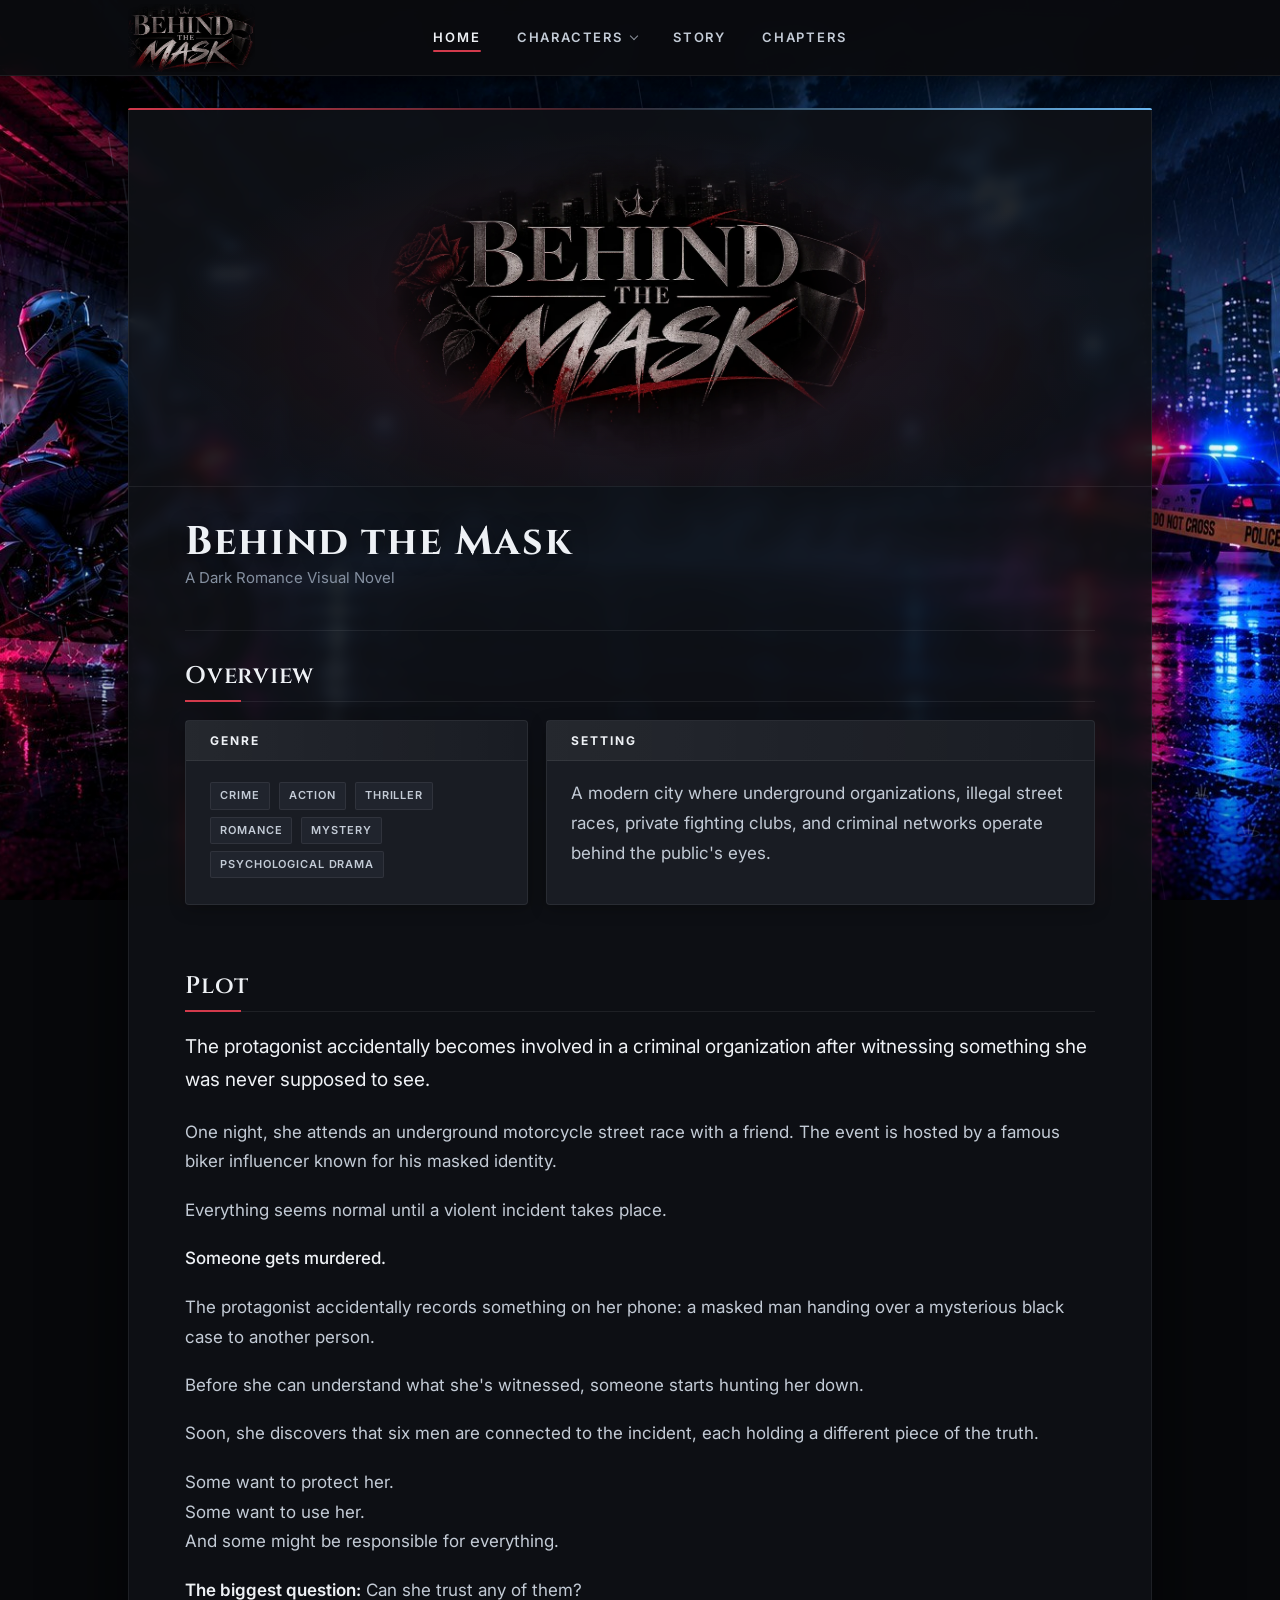
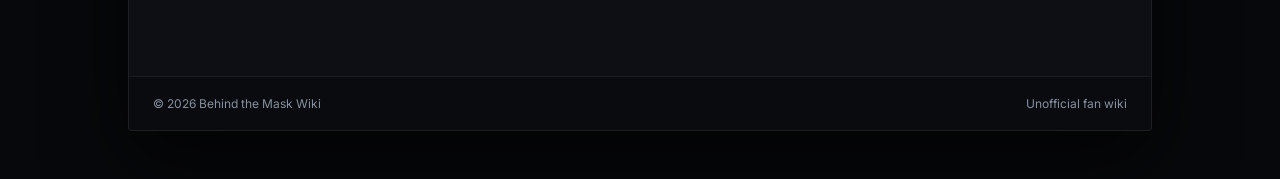
<file: index.html>
<!DOCTYPE html>
<html lang="en">
<head>
  <meta charset="utf-8">
  <meta name="viewport" content="width=device-width, initial-scale=1">
  <title>Home — Behind the Mask Wiki</title>
  <meta name="description" content="Behind the Mask Wiki — main page.">
  <link rel="icon" href="assets/img/logo-nav.webp">
  <link rel="preconnect" href="https://fonts.googleapis.com">
  <link rel="preconnect" href="https://fonts.gstatic.com" crossorigin>
  <link href="https://fonts.googleapis.com/css2?family=Cinzel:wght@500;600;700&family=Inter:wght@400;500;600;700&display=swap" rel="stylesheet">
  <link rel="stylesheet" href="assets/css/wiki.css">
</head>
<body data-page="home">

  <!-- Background, top bar and footer are added by assets/js/site.js -->
  <div class="wiki-shell">
    <div class="wiki-panel">
      <main class="wiki-content" id="main">
        <div class="hero">
          <img src="assets/img/logo-hero.webp" alt="Behind the Mask" width="1200" height="675">
        </div>
        <header class="page-head">
          <h1>Behind the Mask</h1>
          <p class="page-head__subtitle">A Dark Romance Visual Novel</p>
        </header>

        <section>
          <h2>Overview</h2>
          <div class="grid grid--overview">
            <div class="card">
              <div class="card__title">Genre</div>
              <p class="tag-list">
                <span class="tag">Crime</span>
                <span class="tag">Action</span>
                <span class="tag">Thriller</span>
                <span class="tag">Romance</span>
                <span class="tag">Mystery</span>
                <span class="tag">Psychological drama</span>
              </p>
            </div>
            <div class="card">
              <div class="card__title">Setting</div>
              <p>A modern city where underground organizations, illegal street races, private fighting clubs, and criminal networks operate behind the public's eyes.</p>
            </div>
          </div>
        </section>

        <section>
          <h2>Plot</h2>
          <p class="lead">The protagonist accidentally becomes involved in a criminal organization after witnessing something she was never supposed to see.</p>
          <p>One night, she attends an underground motorcycle street race with a friend. The event is hosted by a famous biker influencer known for his masked identity.</p>
          <p>Everything seems normal until a violent incident takes place.</p>
          <p class="text-medium">Someone gets murdered.</p>
          <p>The protagonist accidentally records something on her phone: a masked man handing over a mysterious black case to another person.</p>
          <p>Before she can understand what she's witnessed, someone starts hunting her down.</p>
          <p>Soon, she discovers that six men are connected to the incident, each holding a different piece of the truth.</p>
          <p>Some want to protect her.<br>
          Some want to use her.<br>
          And some might be responsible for everything.</p>
          <p><strong>The biggest question:</strong> Can she trust any of them?</p>
        </section>

      </main>
    </div>
  </div>

  <script src="assets/js/site.js"></script>
  <script src="assets/js/rain.js"></script>
</body>
</html>
</file>
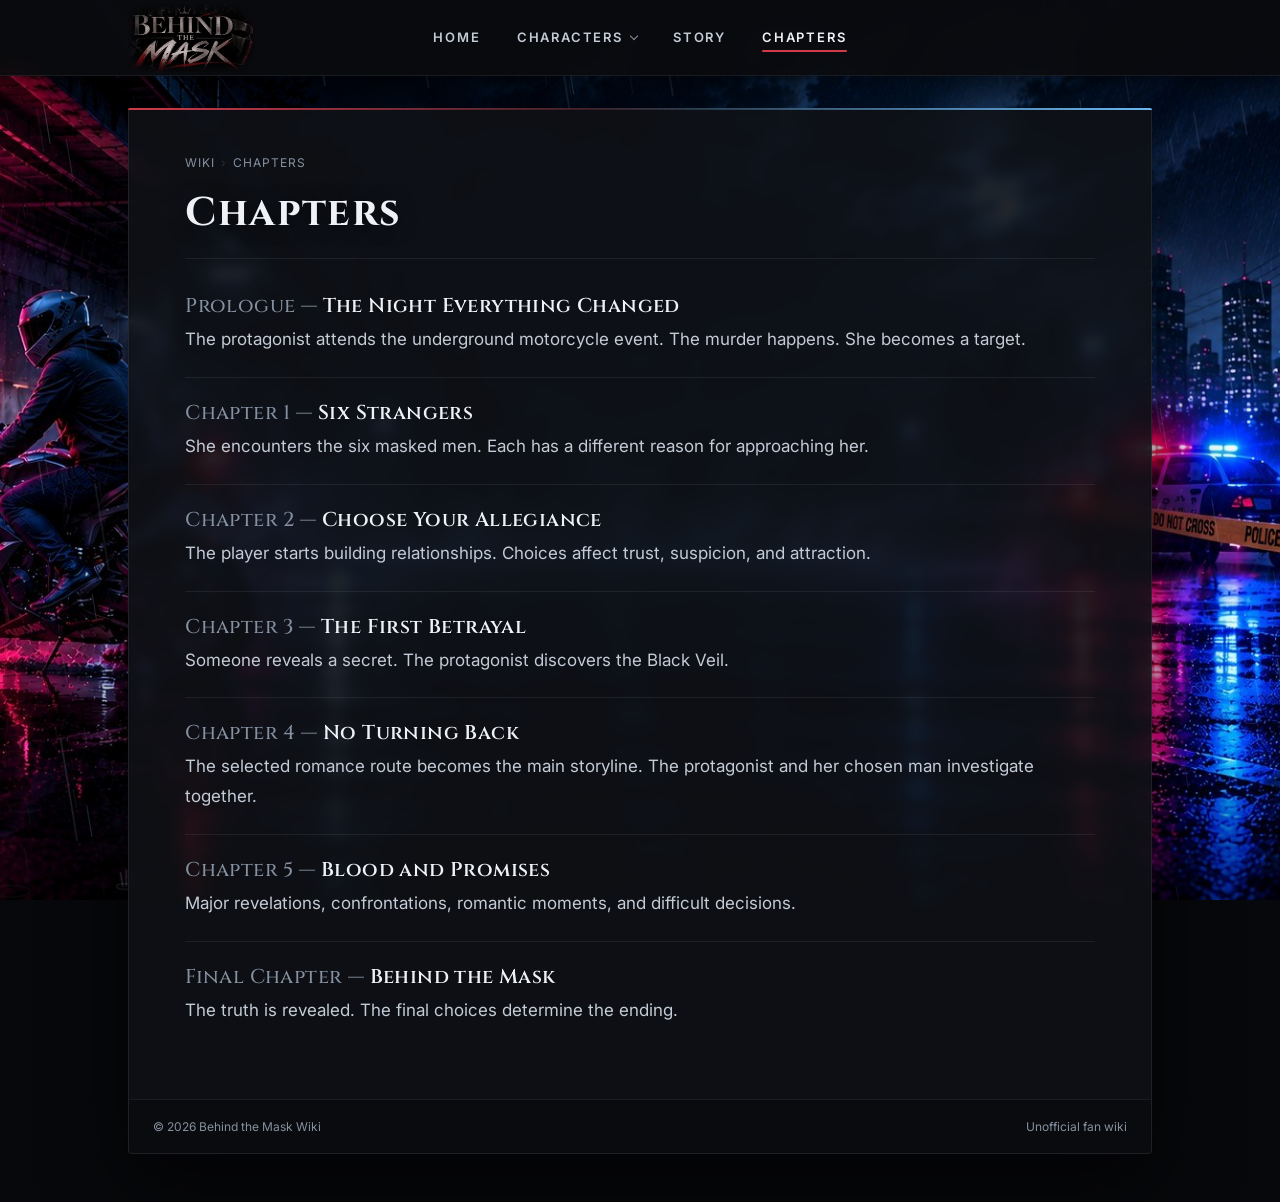
<file: chapters.html>
<!DOCTYPE html>
<html lang="en">
<head>
  <meta charset="utf-8">
  <meta name="viewport" content="width=device-width, initial-scale=1">
  <title>Chapters — Behind the Mask Wiki</title>
  <meta name="description" content="Chapter guide for Behind the Mask.">
  <link rel="icon" href="assets/img/logo-nav.webp">
  <link rel="preconnect" href="https://fonts.googleapis.com">
  <link rel="preconnect" href="https://fonts.gstatic.com" crossorigin>
  <link href="https://fonts.googleapis.com/css2?family=Cinzel:wght@500;600;700&family=Inter:wght@400;500;600;700&display=swap" rel="stylesheet">
  <link rel="stylesheet" href="assets/css/wiki.css">
</head>
<body data-page="chapters">

  <!-- Background, top bar and footer are added by assets/js/site.js -->
  <div class="wiki-shell">
    <div class="wiki-panel">
      <main class="wiki-content" id="main">
        <header class="page-head">
          <ol class="breadcrumb">
            <li><a href="index.html">Wiki</a></li>
            <li>Chapters</li>
          </ol>
          <h1>Chapters</h1>
        </header>

        <ol class="chapter-index">
          <li>
            <div>
              <h3 class="chapter-index__title" data-no-toc><span>Prologue —</span> The Night Everything Changed</h3>
              <p>The protagonist attends the underground motorcycle event. The murder happens. She becomes a target.</p>
            </div>
          </li>
          <li>
            <div>
              <h3 class="chapter-index__title" data-no-toc><span>Chapter 1 —</span> Six Strangers</h3>
              <p>She encounters the six masked men. Each has a different reason for approaching her.</p>
            </div>
          </li>
          <li>
            <div>
              <h3 class="chapter-index__title" data-no-toc><span>Chapter 2 —</span> Choose Your Allegiance</h3>
              <p>The player starts building relationships. Choices affect trust, suspicion, and attraction.</p>
            </div>
          </li>
          <li>
            <div>
              <h3 class="chapter-index__title" data-no-toc><span>Chapter 3 —</span> The First Betrayal</h3>
              <p>Someone reveals a secret. The protagonist discovers the Black Veil.</p>
            </div>
          </li>
          <li>
            <div>
              <h3 class="chapter-index__title" data-no-toc><span>Chapter 4 —</span> No Turning Back</h3>
              <p>The selected romance route becomes the main storyline. The protagonist and her chosen man investigate together.</p>
            </div>
          </li>
          <li>
            <div>
              <h3 class="chapter-index__title" data-no-toc><span>Chapter 5 —</span> Blood and Promises</h3>
              <p>Major revelations, confrontations, romantic moments, and difficult decisions.</p>
            </div>
          </li>
          <li>
            <div>
              <h3 class="chapter-index__title" data-no-toc><span>Final Chapter —</span> Behind the Mask</h3>
              <p>The truth is revealed. The final choices determine the ending.</p>
            </div>
          </li>
        </ol>

      </main>
    </div>
  </div>

  <script src="assets/js/site.js"></script>
  <script src="assets/js/rain.js"></script>
</body>
</html>
</file>
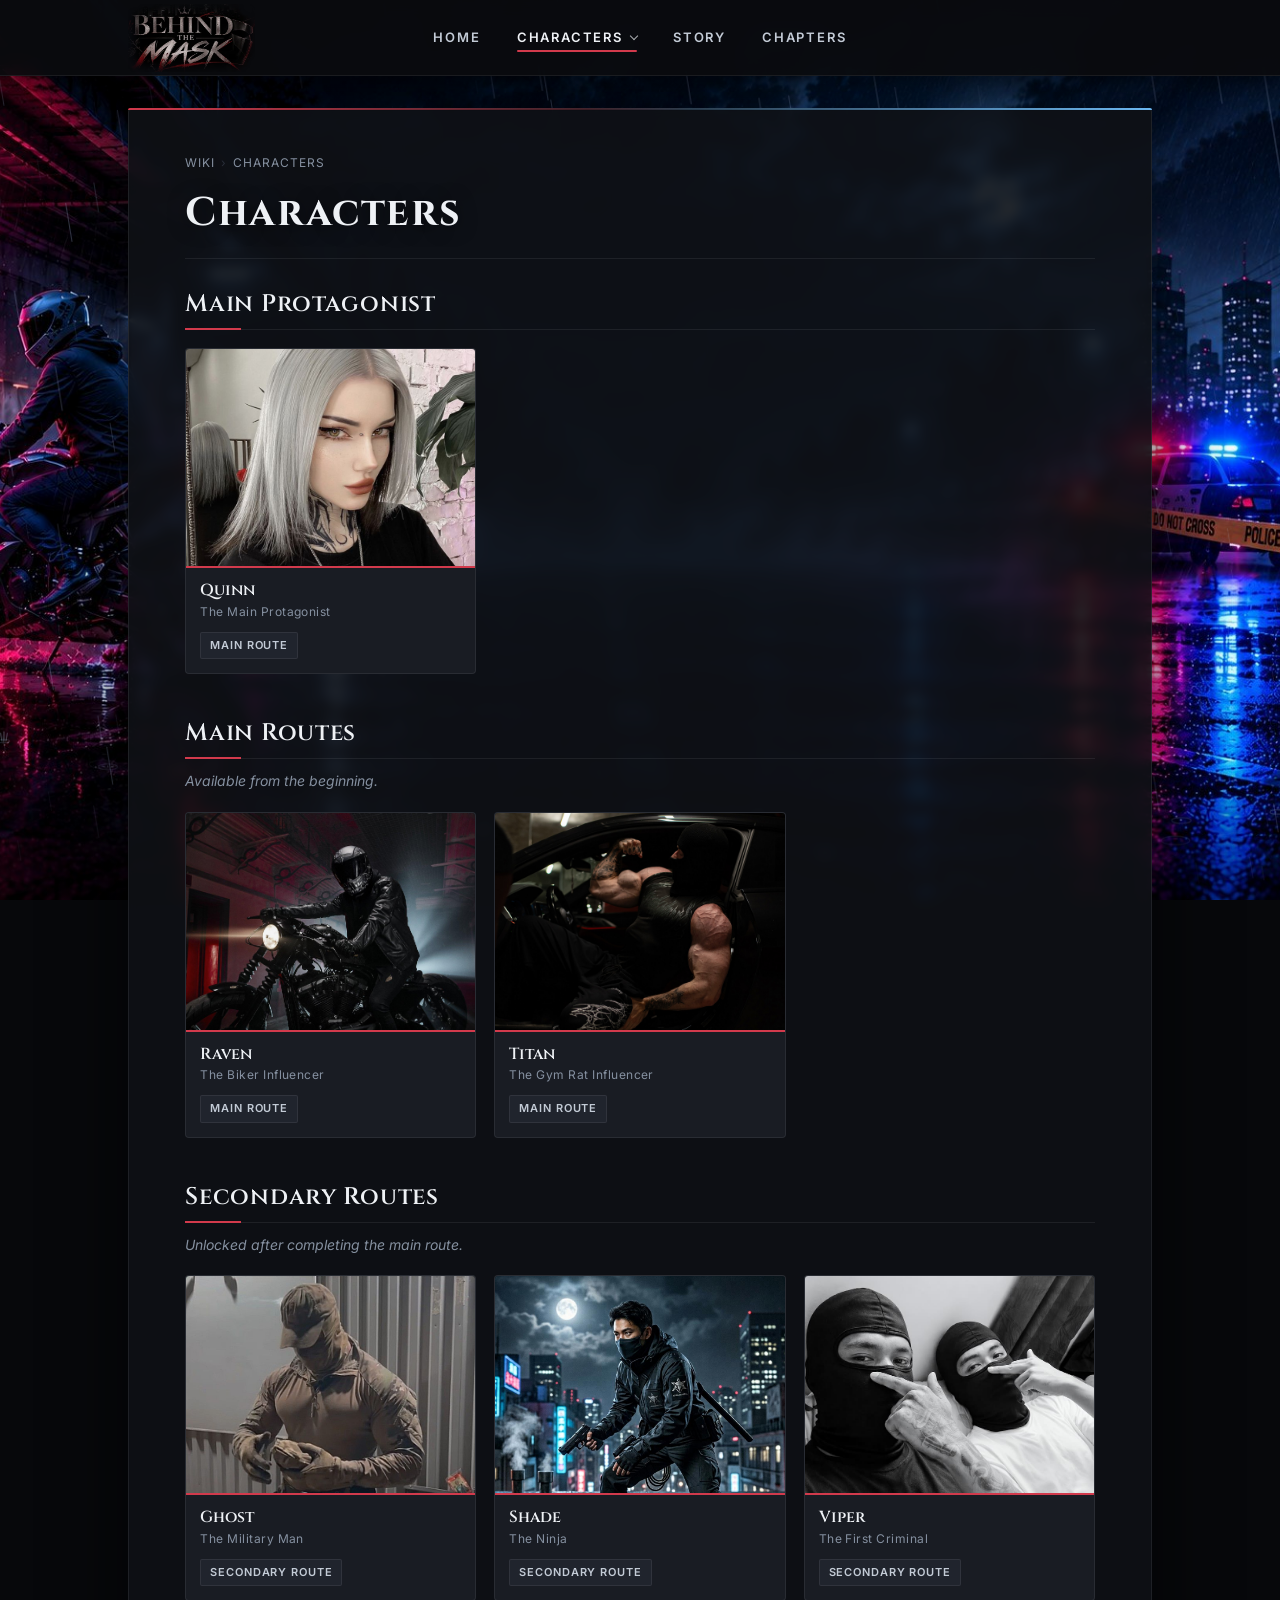
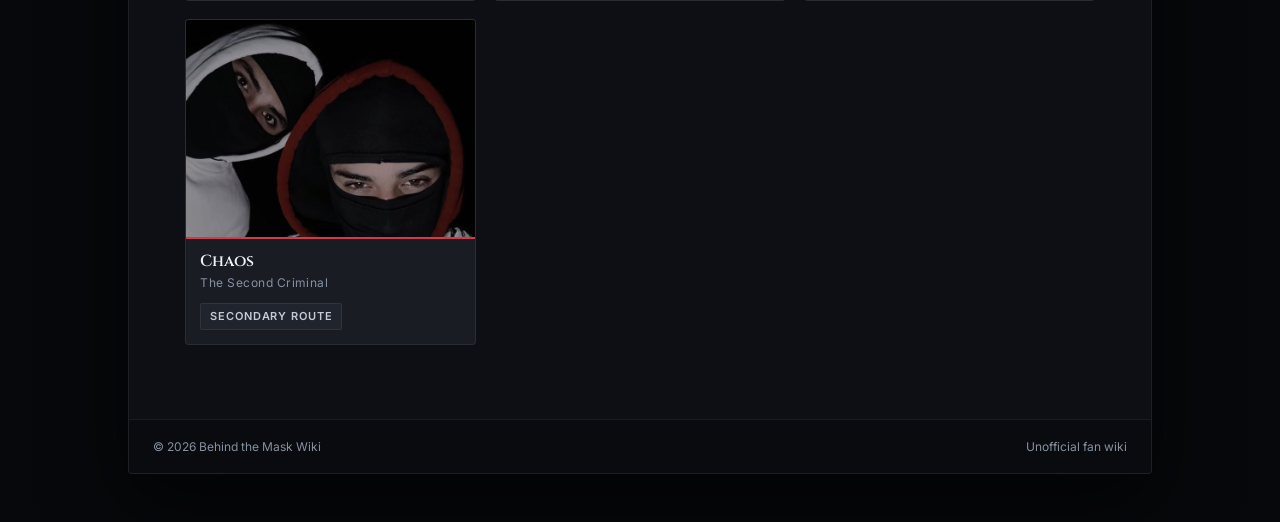
<file: characters.html>
<!DOCTYPE html>
<html lang="en">
<head>
  <meta charset="utf-8">
  <meta name="viewport" content="width=device-width, initial-scale=1">
  <title>Characters — Behind the Mask Wiki</title>
  <meta name="description" content="Characters of Behind the Mask.">
  <link rel="icon" href="assets/img/logo-nav.webp">
  <link rel="preconnect" href="https://fonts.googleapis.com">
  <link rel="preconnect" href="https://fonts.gstatic.com" crossorigin>
  <link href="https://fonts.googleapis.com/css2?family=Cinzel:wght@500;600;700&family=Inter:wght@400;500;600;700&display=swap" rel="stylesheet">
  <link rel="stylesheet" href="assets/css/wiki.css">
</head>
<body data-page="characters">

  <!-- Background, top bar and footer are added by assets/js/site.js -->
  <div class="wiki-shell">
    <div class="wiki-panel">
      <main class="wiki-content" id="main">
        <header class="page-head">
          <ol class="breadcrumb">
            <li><a href="index.html">Wiki</a></li>
            <li>Characters</li>
          </ol>
          <h1>Characters</h1>
        </header>

        <section>
          <h2>Main Protagonist</h2>
          <div class="grid" style="--min: 260px" data-char-grid="protagonist"></div>
        </section>

        <section>
          <h2>Main Routes</h2>
          <p class="section-note">Available from the beginning.</p>
          <!-- Character buttons are built from the SITE.characters list in assets/js/site.js -->
          <div class="grid" style="--min: 260px" data-char-grid="main"></div>
        </section>

        <section>
          <h2>Secondary Routes</h2>
          <p class="section-note">Unlocked after completing the main route.</p>
          <div class="grid" style="--min: 260px" data-char-grid="other"></div>
        </section>

      </main>
    </div>
  </div>

  <script src="assets/js/site.js"></script>
  <script src="assets/js/rain.js"></script>
</body>
</html>
</file>
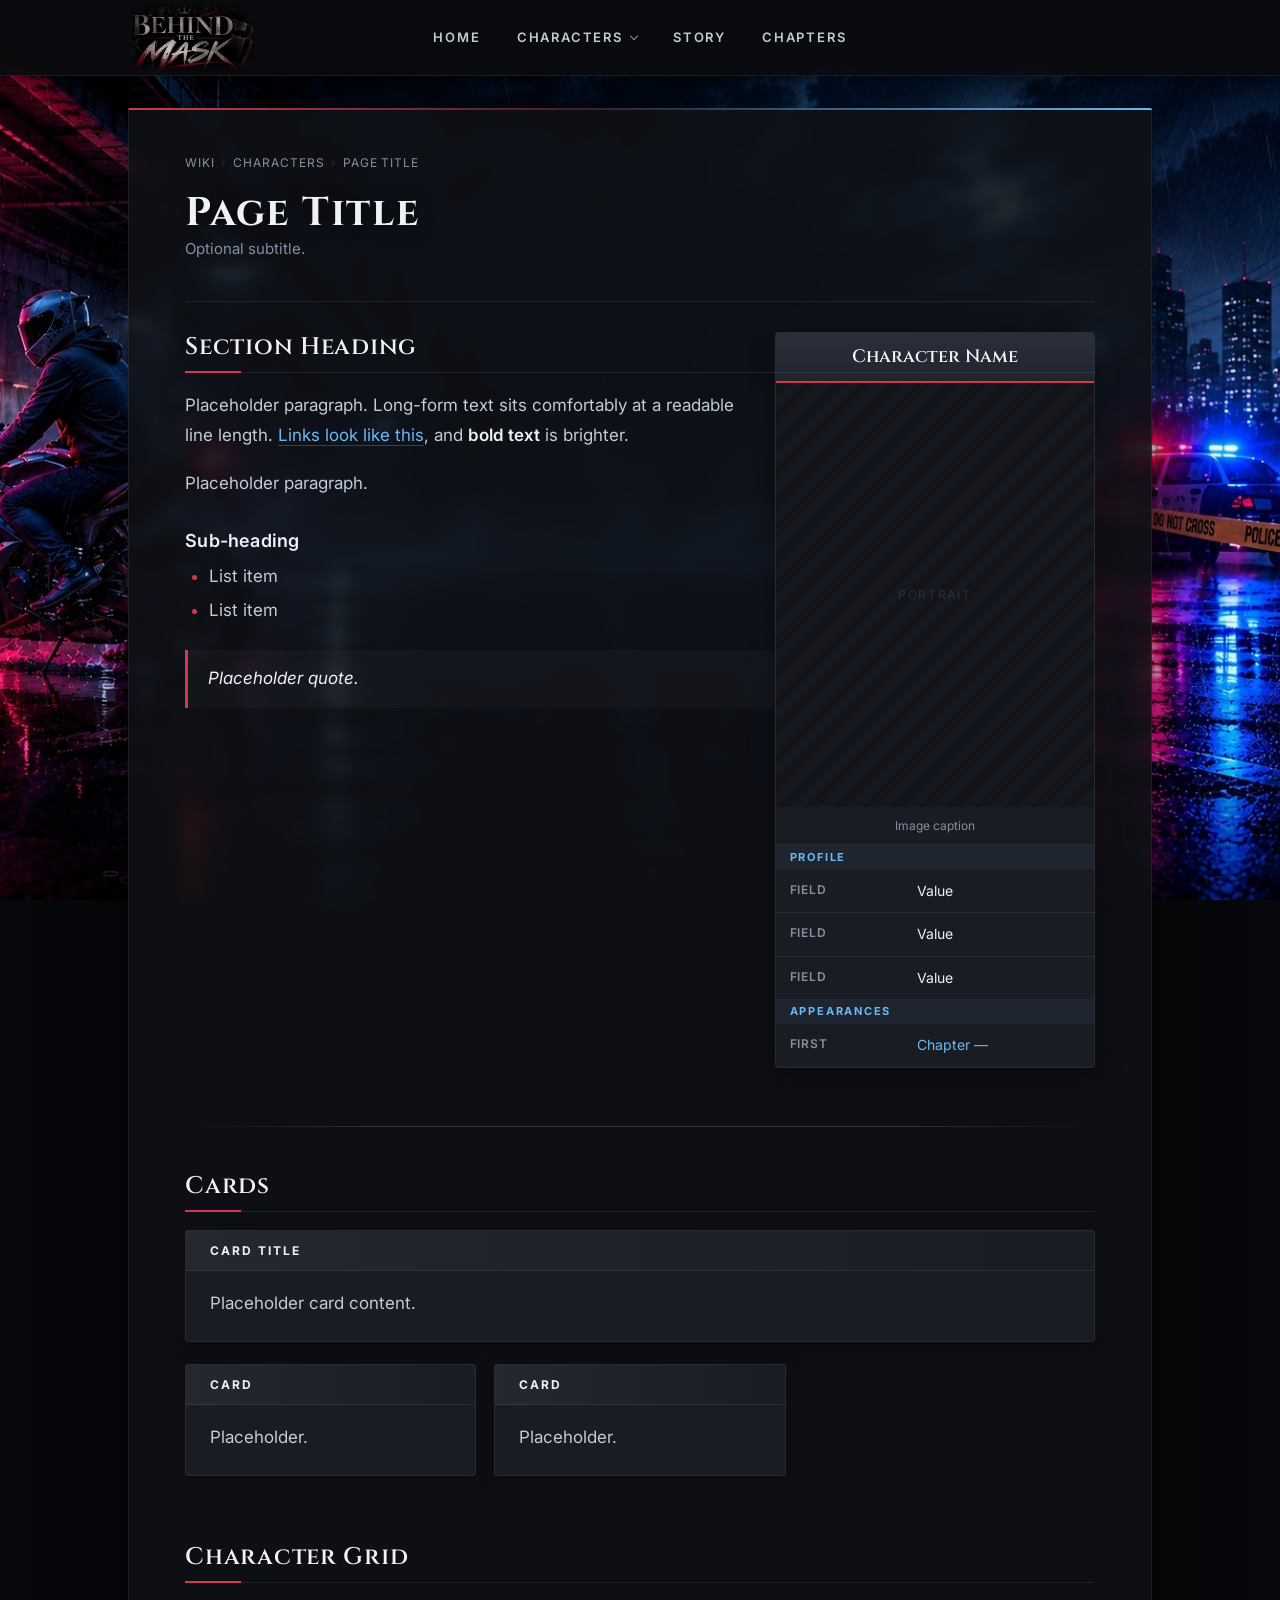
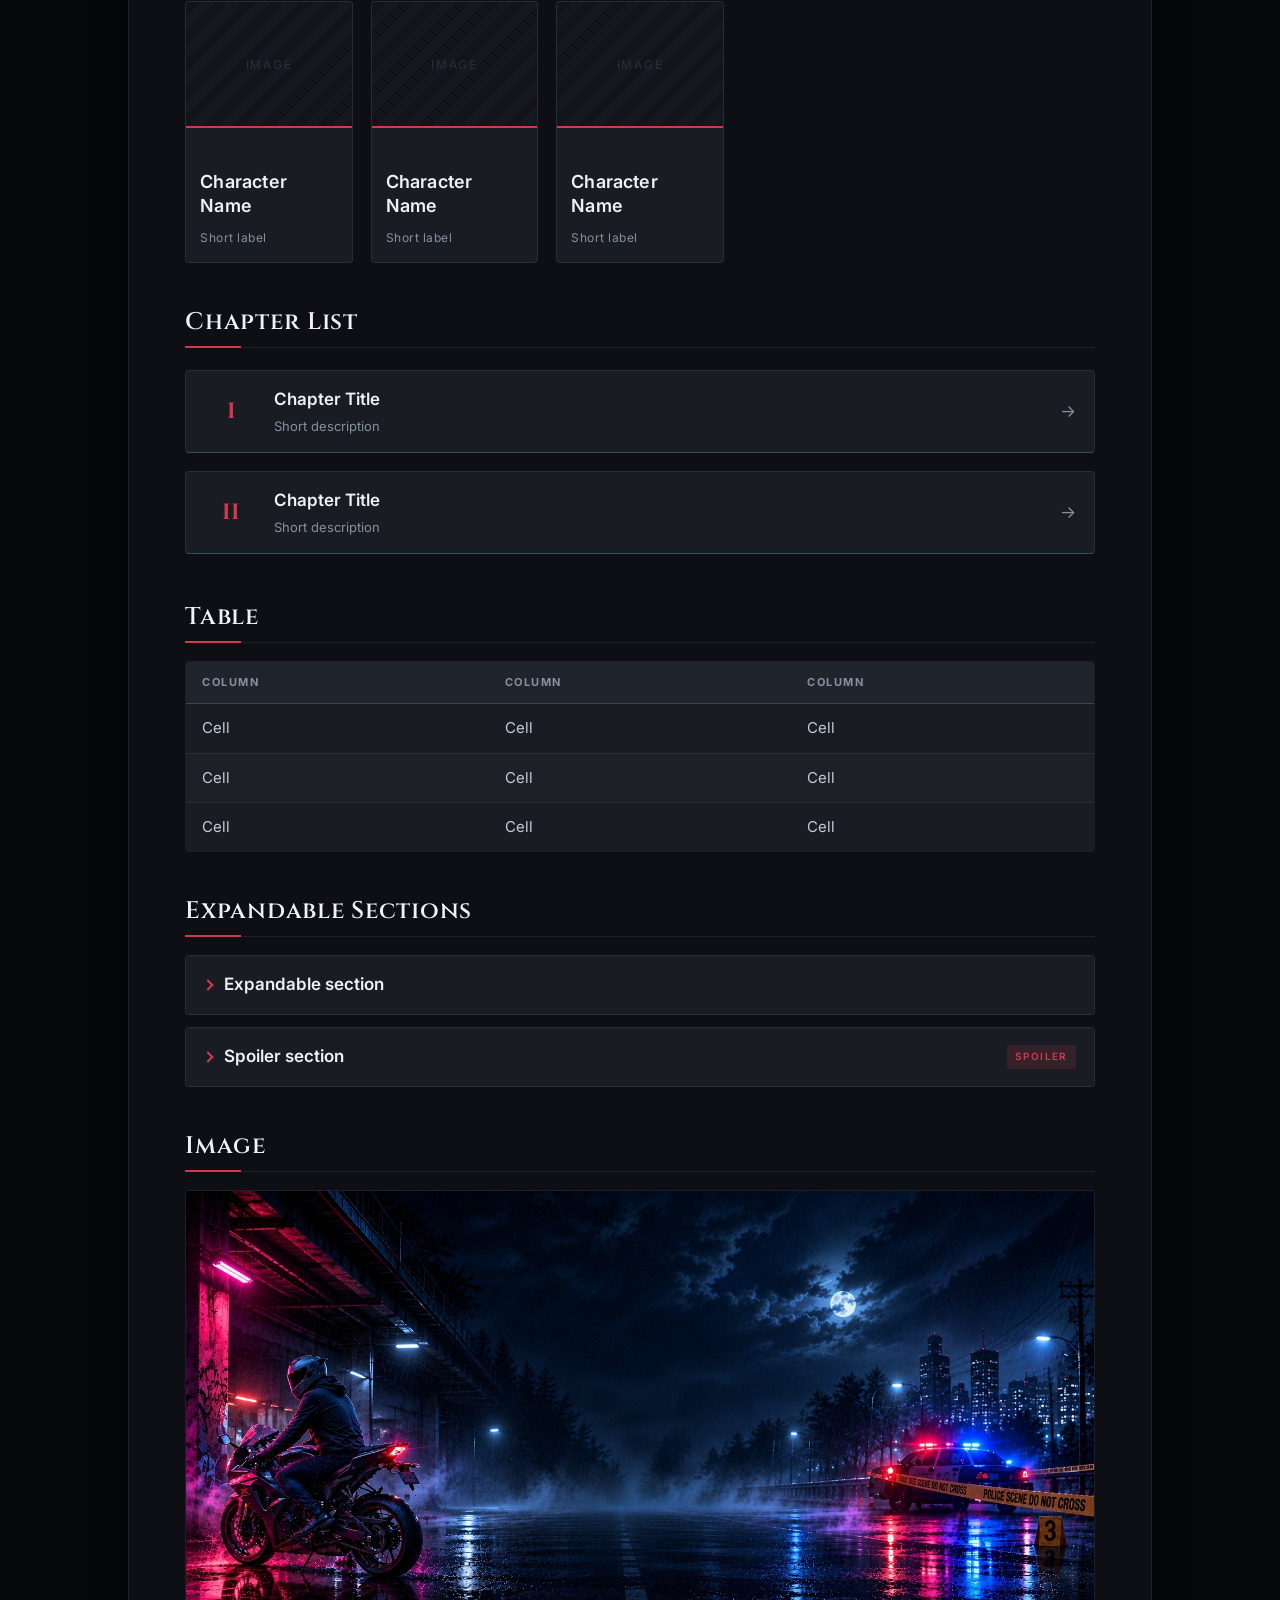
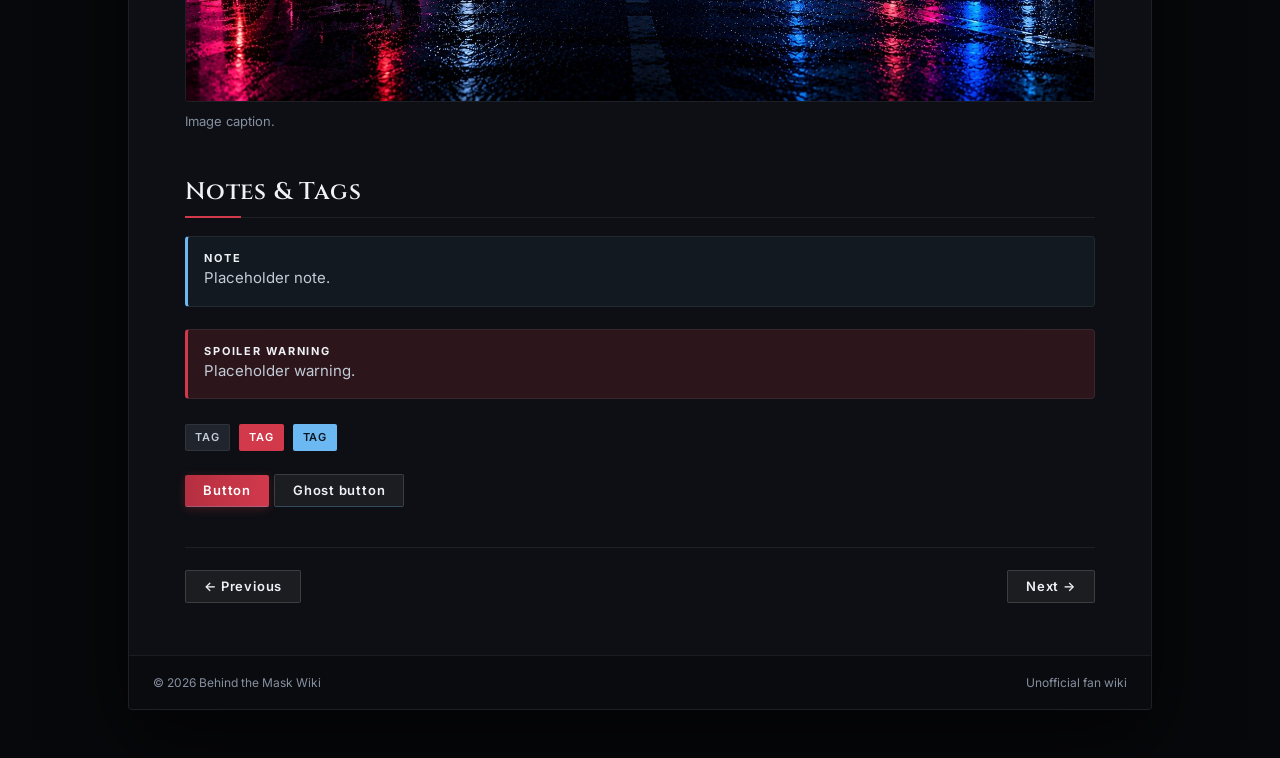
<file: page-template.html>
<!DOCTYPE html>
<html lang="en">
<head>
  <meta charset="utf-8">
  <meta name="viewport" content="width=device-width, initial-scale=1">
  <title>Page Template — Behind the Mask Wiki</title>
  <meta name="robots" content="noindex">
  <link rel="icon" href="assets/img/logo-nav.webp">
  <link rel="preconnect" href="https://fonts.googleapis.com">
  <link rel="preconnect" href="https://fonts.gstatic.com" crossorigin>
  <link href="https://fonts.googleapis.com/css2?family=Cinzel:wght@500;600;700&family=Inter:wght@400;500;600;700&display=swap" rel="stylesheet">
  <link rel="stylesheet" href="assets/css/wiki.css">
</head>
<!--
  ╔══════════════════════════════════════════════════════════════════════╗
  ║  PAGE TEMPLATE / COMPONENT REFERENCE                                  ║
  ║  Copy this file to start a new page, keep the blocks you need and     ║
  ║  delete the rest. All text below is placeholder.                      ║
  ║                                                                       ║
  ║  1. Set <body data-page="…"> (matches an id in SITE.nav in site.js,   ║
  ║     or any new id if the page isn't in the top menu).                 ║
  ║  2. To add it to the top menu, add it to SITE.nav in site.js.         ║
  ║  3. Page in a sub-folder? Add data-root="../" to <body> and prefix    ║
  ║     the CSS/JS/image paths in this file with ../                      ║
  ╚══════════════════════════════════════════════════════════════════════╝
-->
<body data-page="template">

  <div class="wiki-shell">
    <div class="wiki-panel">
      <main class="wiki-content" id="main">

        <!-- PAGE HEADER -->
        <header class="page-head">
          <ol class="breadcrumb">
            <li><a href="index.html">Wiki</a></li>
            <li><a href="characters.html">Characters</a></li>
            <li>Page Title</li>
          </ol>
          <h1>Page Title</h1>
          <p class="page-head__subtitle">Optional subtitle.</p>
        </header>

        <!-- INFOBOX (character profile) — floats to the right of the text -->
        <aside class="infobox">
          <div class="infobox__title">Character Name</div>
          <div class="infobox__image">
            <!-- replace with: <img src="assets/img/characters/name.webp" alt="Character Name"> -->
            <div class="img-placeholder">Portrait</div>
          </div>
          <div class="infobox__caption">Image caption</div>
          <div class="infobox__section">Profile</div>
          <table>
            <tr><th>Field</th><td>Value</td></tr>
            <tr><th>Field</th><td>Value</td></tr>
            <tr><th>Field</th><td>Value</td></tr>
          </table>
          <div class="infobox__section">Appearances</div>
          <table>
            <tr><th>First</th><td><a href="chapters.html">Chapter —</a></td></tr>
          </table>
        </aside>

        <section class="clearfix">
          <h2>Section Heading</h2>
          <p>Placeholder paragraph. Long-form text sits comfortably at a readable line length. <a href="#">Links look like this</a>, and <strong>bold text</strong> is brighter.</p>
          <p>Placeholder paragraph.</p>
          <h3>Sub-heading</h3>
          <ul>
            <li>List item</li>
            <li>List item</li>
          </ul>
          <blockquote>Placeholder quote.</blockquote>
        </section>

        <hr>

        <!-- CARDS -->
        <section>
          <h2>Cards</h2>
          <div class="card">
            <div class="card__title">Card Title</div>
            <p>Placeholder card content.</p>
          </div>
          <div class="grid" style="--min: 240px">
            <div class="card"><div class="card__title">Card</div><p>Placeholder.</p></div>
            <div class="card"><div class="card__title">Card</div><p>Placeholder.</p></div>
          </div>
        </section>

        <!-- CHARACTER GRID -->
        <section>
          <h2>Character Grid</h2>
          <div class="grid" style="--min: 160px">
            <a class="char-card" href="#">
              <div class="char-card__image"><div class="img-placeholder">Image</div></div>
              <div class="char-card__body">
                <h3 class="char-card__name" data-no-toc>Character Name</h3>
                <p class="char-card__meta">Short label</p>
              </div>
            </a>
            <a class="char-card" href="#">
              <div class="char-card__image"><div class="img-placeholder">Image</div></div>
              <div class="char-card__body">
                <h3 class="char-card__name" data-no-toc>Character Name</h3>
                <p class="char-card__meta">Short label</p>
              </div>
            </a>
            <a class="char-card" href="#">
              <div class="char-card__image"><div class="img-placeholder">Image</div></div>
              <div class="char-card__body">
                <h3 class="char-card__name" data-no-toc>Character Name</h3>
                <p class="char-card__meta">Short label</p>
              </div>
            </a>
          </div>
        </section>

        <!-- CHAPTER LIST -->
        <section>
          <h2>Chapter List</h2>
          <ol class="chapter-list">
            <li><a href="#">
              <span class="chapter-list__num">I</span>
              <span><span class="chapter-list__title">Chapter Title</span><span class="chapter-list__desc">Short description</span></span>
              <span class="chapter-list__arrow">→</span>
            </a></li>
            <li><a href="#">
              <span class="chapter-list__num">II</span>
              <span><span class="chapter-list__title">Chapter Title</span><span class="chapter-list__desc">Short description</span></span>
              <span class="chapter-list__arrow">→</span>
            </a></li>
          </ol>
        </section>

        <!-- TABLE -->
        <section>
          <h2>Table</h2>
          <div class="table-wrap">
            <table class="wiki-table">
              <thead><tr><th>Column</th><th>Column</th><th>Column</th></tr></thead>
              <tbody>
                <tr><td>Cell</td><td>Cell</td><td>Cell</td></tr>
                <tr><td>Cell</td><td>Cell</td><td>Cell</td></tr>
                <tr><td>Cell</td><td>Cell</td><td>Cell</td></tr>
              </tbody>
            </table>
          </div>
        </section>

        <!-- EXPANDABLE SECTIONS -->
        <section>
          <h2>Expandable Sections</h2>
          <details class="collapsible">
            <summary>Expandable section</summary>
            <div class="collapsible__body"><p>Hidden content.</p></div>
          </details>
          <details class="collapsible collapsible--spoiler">
            <summary>Spoiler section</summary>
            <div class="collapsible__body"><p>Hidden spoiler content.</p></div>
          </details>
        </section>

        <!-- IMAGE -->
        <section>
          <h2>Image</h2>
          <figure class="figure">
            <img src="assets/img/background.jpg" alt="Background artwork">
            <figcaption>Image caption.</figcaption>
          </figure>
        </section>

        <!-- CALLOUTS, TAGS, BUTTONS -->
        <section>
          <h2>Notes &amp; Tags</h2>
          <div class="callout"><span class="callout__title">Note</span>Placeholder note.</div>
          <div class="callout callout--warning"><span class="callout__title">Spoiler warning</span>Placeholder warning.</div>
          <p>
            <span class="tag">Tag</span>
            <span class="tag tag--accent">Tag</span>
            <span class="tag tag--blue">Tag</span>
          </p>
          <p>
            <a class="btn" href="#">Button</a>
            <a class="btn btn--ghost" href="#">Ghost button</a>
          </p>
        </section>

        <!-- PREVIOUS / NEXT -->
        <nav class="pager" aria-label="Pages">
          <a class="btn btn--ghost" href="#">← Previous</a>
          <a class="btn btn--ghost" href="#">Next →</a>
        </nav>

      </main>
    </div>
  </div>

  <script src="assets/js/site.js"></script>
  <script src="assets/js/rain.js"></script>
</body>
</html>
</file>
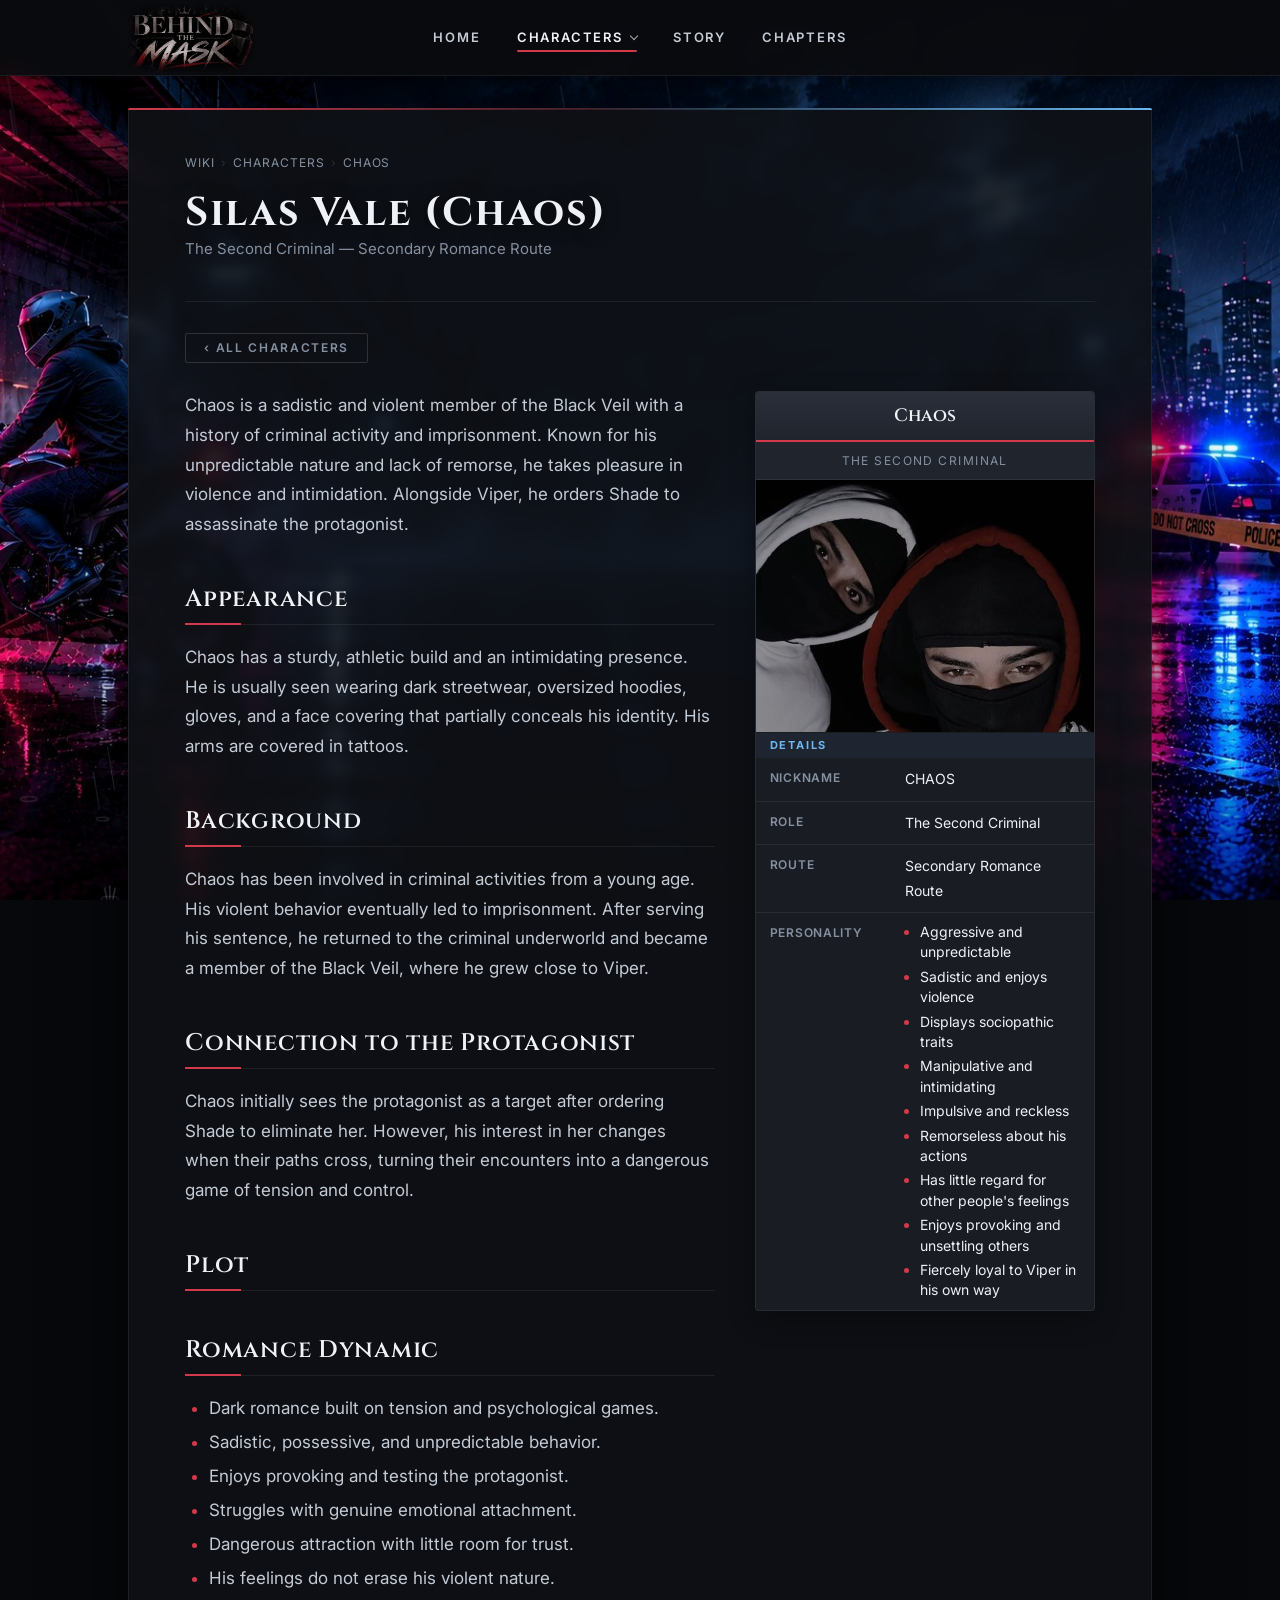
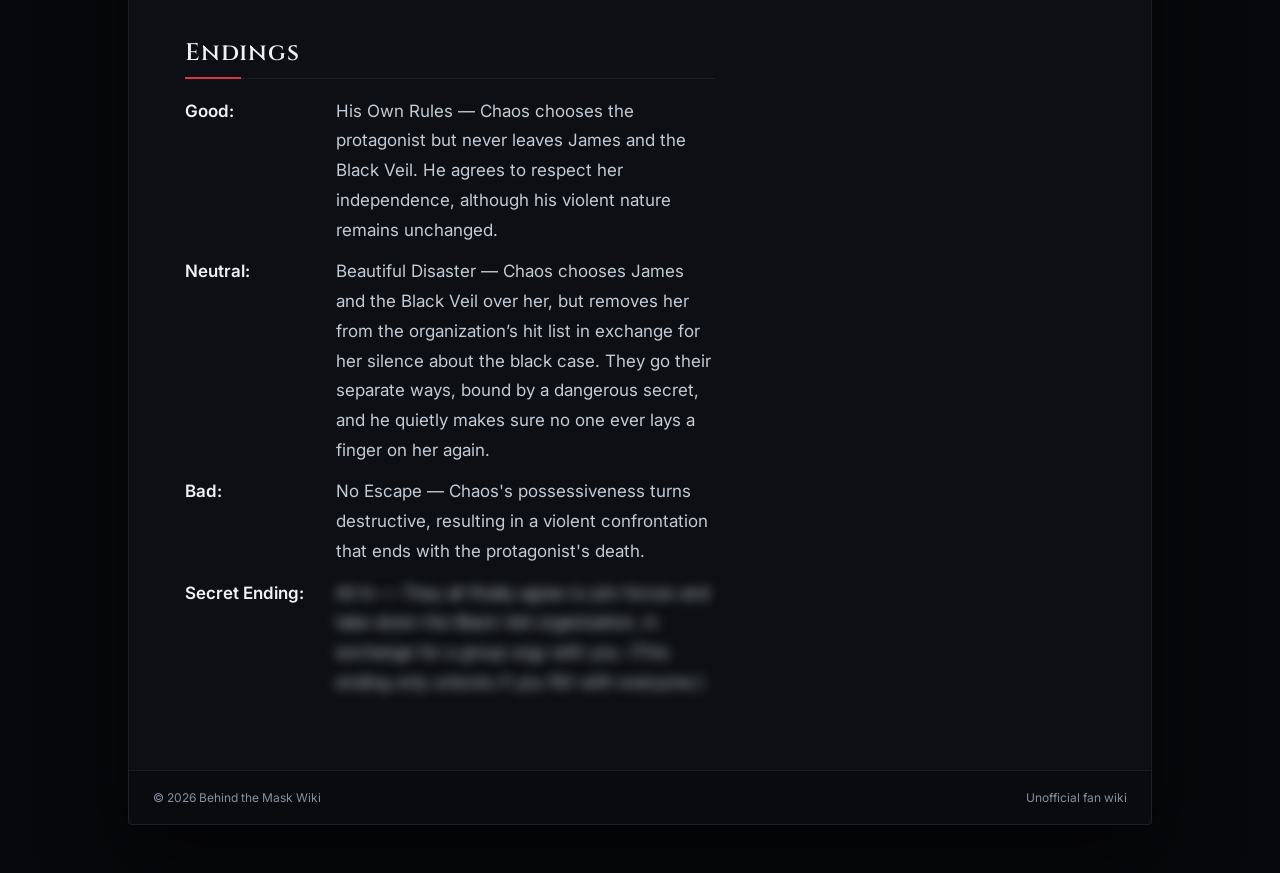
<file: characters/chaos.html>
<!DOCTYPE html>
<html lang="en">
<head>
  <meta charset="utf-8">
  <meta name="viewport" content="width=device-width, initial-scale=1">
  <title>Chaos — Behind the Mask Wiki</title>
  <meta name="description" content="Chaos, The Second Criminal of Behind the Mask.">
  <link rel="icon" href="../assets/img/logo-nav.webp">
  <link rel="preconnect" href="https://fonts.googleapis.com">
  <link rel="preconnect" href="https://fonts.gstatic.com" crossorigin>
  <link href="https://fonts.googleapis.com/css2?family=Cinzel:wght@500;600;700&family=Inter:wght@400;500;600;700&display=swap" rel="stylesheet">
  <link rel="stylesheet" href="../assets/css/wiki.css">
</head>
<!--
  CHARACTER PAGE — to make a new one, copy this file, rename it, then:
  • add the character to SITE.characters in assets/js/site.js
    (this adds them to the Characters dropdown in the top menu
    and to the Characters page)
  • keep the infobox rows the same for every character (consistency);
    write "—" when a value is unknown
  • add/remove <img class="gallery__slide"> lines for the pictures;
    the left/right buttons appear automatically when there is more than one
-->
<body data-page="characters" data-root="../">

  <div class="wiki-shell">
    <div class="wiki-panel">
      <main class="wiki-content" id="main">

        <header class="page-head">
          <ol class="breadcrumb">
            <li><a href="../index.html">Wiki</a></li>
            <li><a href="../characters.html">Characters</a></li>
            <li>Chaos</li>
          </ol>
          <h1>Silas Vale (Chaos)</h1>
          <p class="page-head__subtitle">The Second Criminal — Secondary Romance Route</p>
        </header>

        <a class="back-btn" href="../characters.html">All characters</a>

        <div class="char-layout">

          <!-- PROFILE BOX (right side) -->
          <aside class="infobox">
            <div class="infobox__title">Chaos</div>
            <div class="infobox__subtitle">The Second Criminal</div>
            <div class="gallery">
              <img class="gallery__slide is-active" src="../assets/img/chaos.jpg" alt="Chaos" style="object-position: center top">
            </div>
            <div class="infobox__section">Details</div>
            <table>
              <tr><th>Nickname</th><td>CHAOS</td></tr>
              <tr><th>Role</th><td>The Second Criminal</td></tr>
              <tr><th>Route</th><td>Secondary Romance Route</td></tr>
              <tr><th>Personality</th><td>
                <ul class="infobox__list">
                  <li>Aggressive and unpredictable</li>
                  <li>Sadistic and enjoys violence</li>
                  <li>Displays sociopathic traits</li>
                  <li>Manipulative and intimidating</li>
                  <li>Impulsive and reckless</li>
                  <li>Remorseless about his actions</li>
                  <li>Has little regard for other people's feelings</li>
                  <li>Enjoys provoking and unsettling others</li>
                  <li>Fiercely loyal to Viper in his own way</li>
                </ul>
              </td></tr>
            </table>
          </aside>

          <!-- ARTICLE (left side) -->
          <article class="char-layout__main">
            <!-- Overview (no heading) -->

            <p>Chaos is a sadistic and violent member of the Black Veil with a history of criminal activity and imprisonment. Known for his unpredictable nature and lack of remorse, he takes pleasure in violence and intimidation. Alongside Viper, he orders Shade to assassinate the protagonist.</p>

            <h2>Appearance</h2>

            <p>Chaos has a sturdy, athletic build and an intimidating presence. He is usually seen wearing dark streetwear, oversized hoodies, gloves, and a face covering that partially conceals his identity. His arms are covered in tattoos.</p>

            <h2>Background</h2>

            <p>Chaos has been involved in criminal activities from a young age. His violent behavior eventually led to imprisonment. After serving his sentence, he returned to the criminal underworld and became a member of the Black Veil, where he grew close to Viper.</p>

            <h2>Connection to the Protagonist</h2>

            <p>Chaos initially sees the protagonist as a target after ordering Shade to eliminate her. However, his interest in her changes when their paths cross, turning their encounters into a dangerous game of tension and control.</p>

            <h2>Plot</h2>

            <!-- Plot content goes here -->

            <h2>Romance Dynamic</h2>

            <ul>
              <li>Dark romance built on tension and psychological games.</li>
              <li>Sadistic, possessive, and unpredictable behavior.</li>
              <li>Enjoys provoking and testing the protagonist.</li>
              <li>Struggles with genuine emotional attachment.</li>
              <li>Dangerous attraction with little room for trust.</li>
              <li>His feelings do not erase his violent nature.</li>
            </ul>

            <h2>Endings</h2>

            <ul class="endings">
              <li><strong>Good:</strong> His Own Rules — Chaos chooses the protagonist but never leaves James and the Black Veil. He agrees to respect her independence, although his violent nature remains unchanged.</li>
              <li><strong>Neutral:</strong> Beautiful Disaster — Chaos chooses James and the Black Veil over her, but removes her from the organization’s hit list in exchange for her silence about the black case. They go their separate ways, bound by a dangerous secret, and he quietly makes sure no one ever lays a finger on her again.</li>
              <li><strong>Bad:</strong> No Escape — Chaos's possessiveness turns destructive, resulting in a violent confrontation that ends with the protagonist's death.</li>
              <li><strong>Secret Ending:</strong> <span class="spoiler" tabindex="0">All In — They all finally agree to join forces and take down the Black Veil organization, in exchange for a group orgy with you. (This ending only unlocks if you flirt with everyone.)</span></li>
            </ul>

          </article>

        </div>

      </main>
    </div>
  </div>

  <script src="../assets/js/site.js"></script>
  <script src="../assets/js/rain.js"></script>
</body>
</html>
</file>
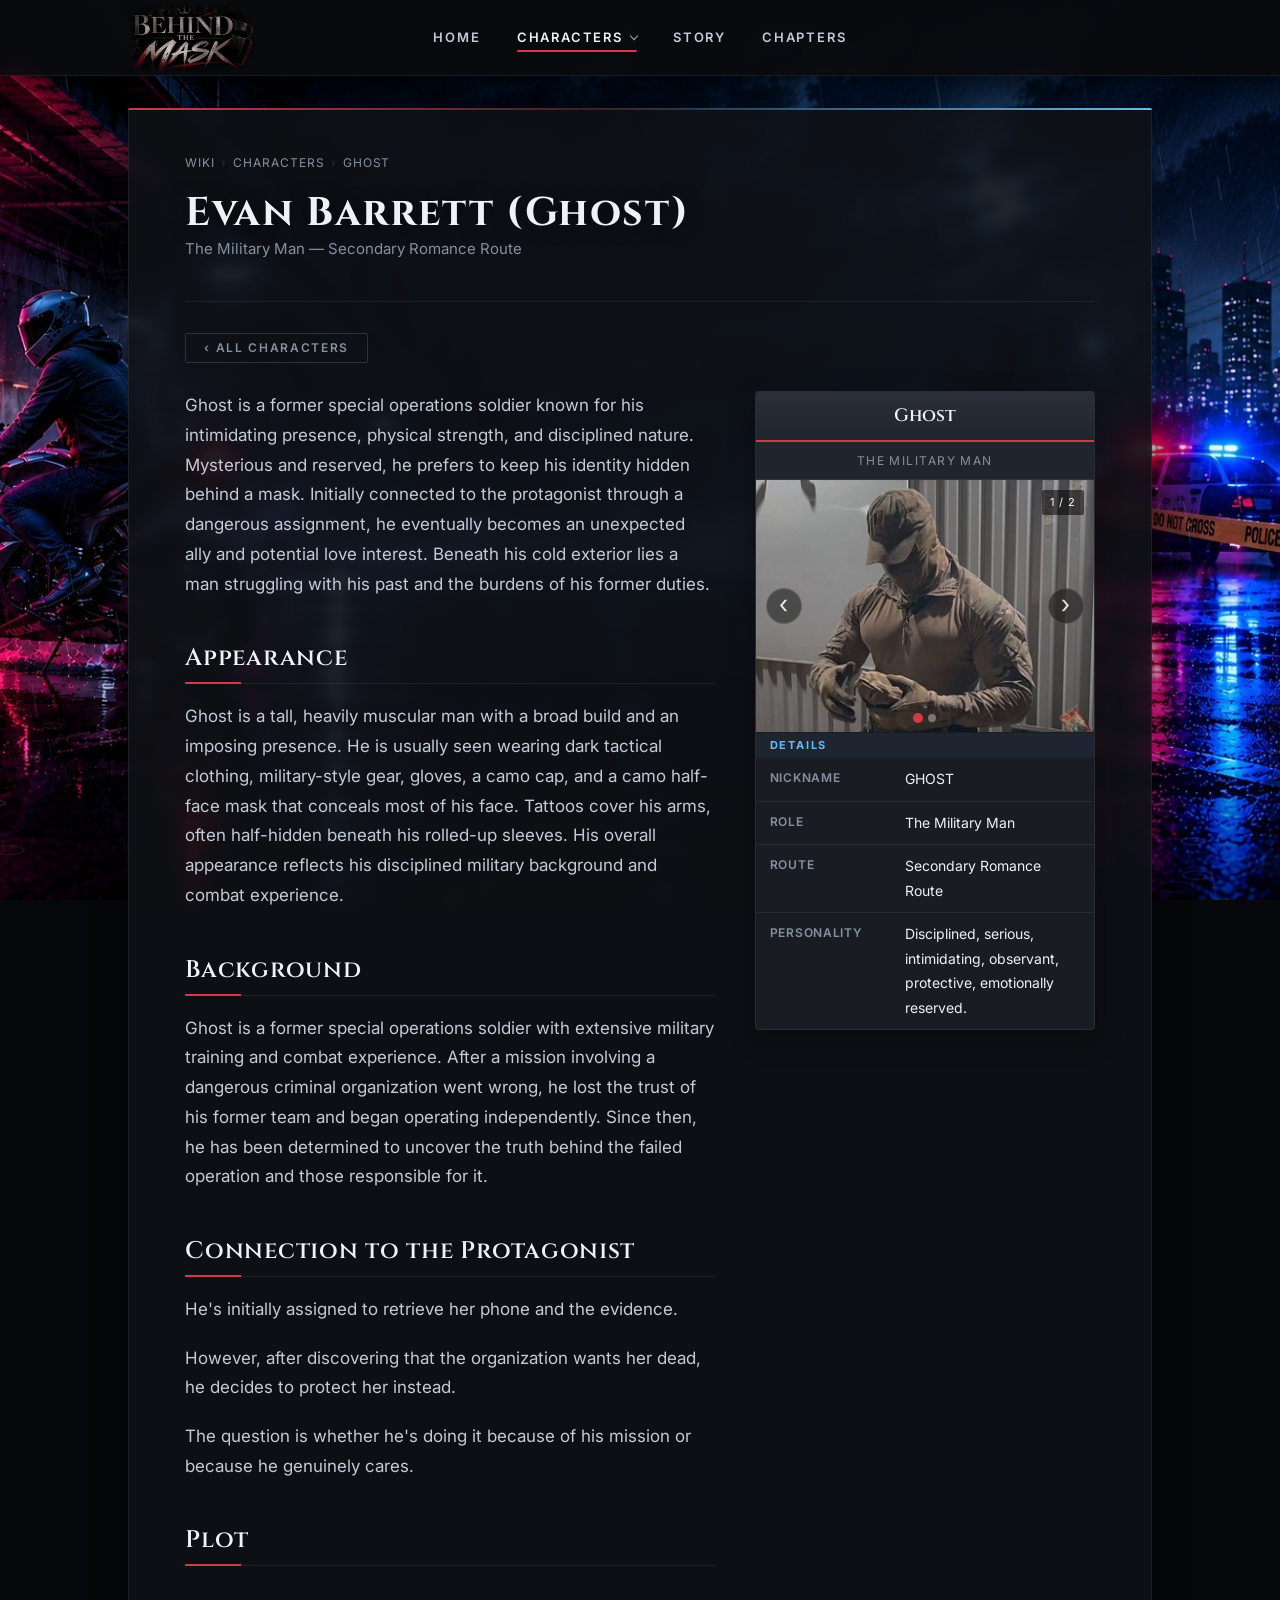
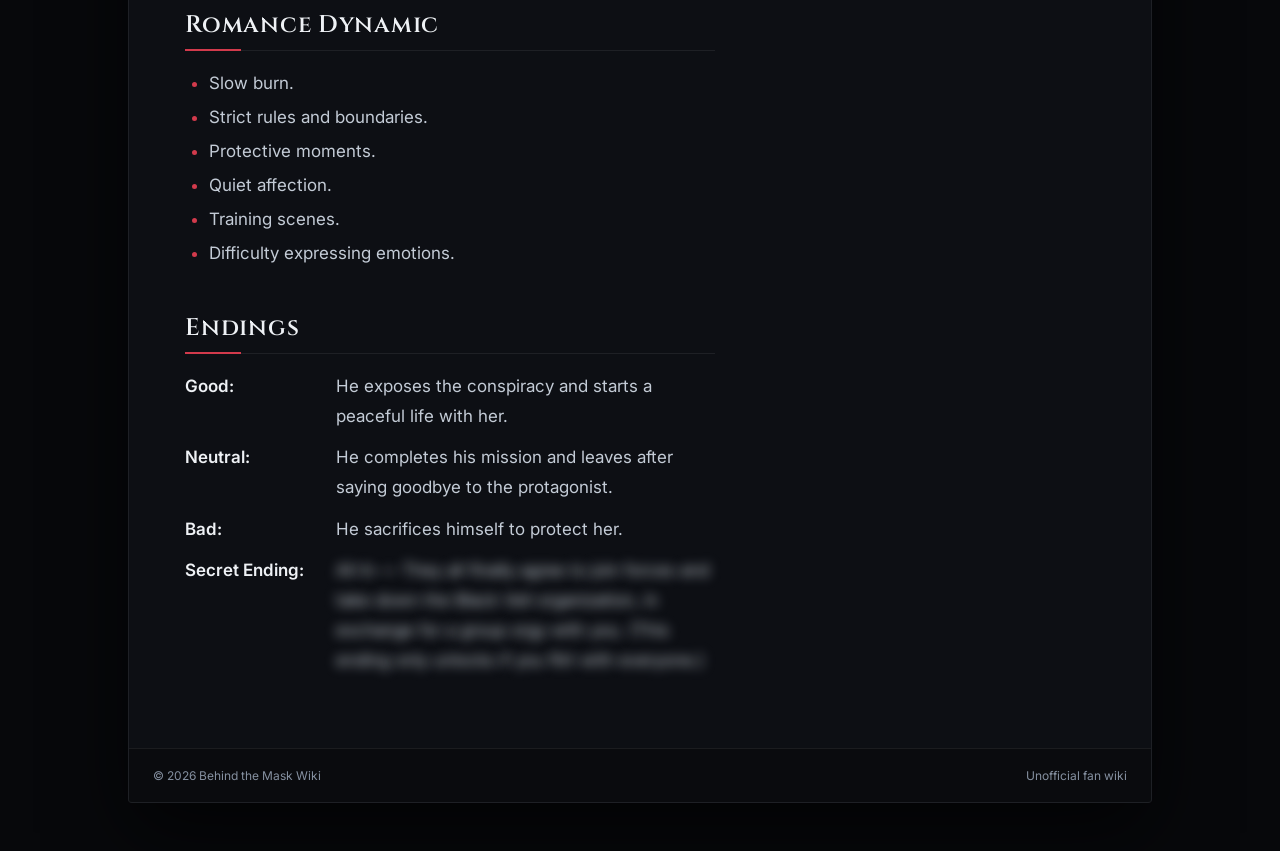
<file: characters/ghost.html>
<!DOCTYPE html>
<html lang="en">
<head>
  <meta charset="utf-8">
  <meta name="viewport" content="width=device-width, initial-scale=1">
  <title>Ghost — Behind the Mask Wiki</title>
  <meta name="description" content="Ghost, The Military Man of Behind the Mask.">
  <link rel="icon" href="../assets/img/logo-nav.webp">
  <link rel="preconnect" href="https://fonts.googleapis.com">
  <link rel="preconnect" href="https://fonts.gstatic.com" crossorigin>
  <link href="https://fonts.googleapis.com/css2?family=Cinzel:wght@500;600;700&family=Inter:wght@400;500;600;700&display=swap" rel="stylesheet">
  <link rel="stylesheet" href="../assets/css/wiki.css">
</head>
<!--
  CHARACTER PAGE — to make a new one, copy this file, rename it, then:
  • add the character to SITE.characters in assets/js/site.js
    (this adds them to the Characters dropdown in the top menu
    and to the Characters page)
  • keep the infobox rows the same for every character (consistency);
    write "—" when a value is unknown
  • add/remove <img class="gallery__slide"> lines for the pictures;
    the left/right buttons appear automatically when there is more than one
-->
<body data-page="characters" data-root="../">

  <div class="wiki-shell">
    <div class="wiki-panel">
      <main class="wiki-content" id="main">

        <header class="page-head">
          <ol class="breadcrumb">
            <li><a href="../index.html">Wiki</a></li>
            <li><a href="../characters.html">Characters</a></li>
            <li>Ghost</li>
          </ol>
          <h1>Evan Barrett (Ghost)</h1>
          <p class="page-head__subtitle">The Military Man — Secondary Romance Route</p>
        </header>

        <a class="back-btn" href="../characters.html">All characters</a>

        <div class="char-layout">

          <!-- PROFILE BOX (right side) -->
          <aside class="infobox">
            <div class="infobox__title">Ghost</div>
            <div class="infobox__subtitle">The Military Man</div>
            <div class="gallery">
              <!-- style="object-position: center top" keeps the top of the picture (his head) in the frame -->
              <img class="gallery__slide is-active" src="../assets/img/militaryman1.jpg" alt="Ghost — picture 1" style="object-position: center top">
              <img class="gallery__slide" src="../assets/img/militaryman2.jpg" alt="Ghost — picture 2" style="object-position: center top">
            </div>
            <div class="infobox__section">Details</div>
            <table>
              <tr><th>Nickname</th><td>GHOST</td></tr>
              <tr><th>Role</th><td>The Military Man</td></tr>
              <tr><th>Route</th><td>Secondary Romance Route</td></tr>
              <tr><th>Personality</th><td>Disciplined, serious, intimidating, observant, protective, emotionally reserved.</td></tr>
            </table>
          </aside>

          <!-- ARTICLE (left side) -->
          <article class="char-layout__main">
            <!-- Overview (no heading) -->

            <p>Ghost is a former special operations soldier known for his intimidating presence, physical strength, and disciplined nature. Mysterious and reserved, he prefers to keep his identity hidden behind a mask. Initially connected to the protagonist through a dangerous assignment, he eventually becomes an unexpected ally and potential love interest. Beneath his cold exterior lies a man struggling with his past and the burdens of his former duties.</p>

            <h2>Appearance</h2>

            <p>Ghost is a tall, heavily muscular man with a broad build and an imposing presence. He is usually seen wearing dark tactical clothing, military-style gear, gloves, a camo cap, and a camo half-face mask that conceals most of his face. Tattoos cover his arms, often half-hidden beneath his rolled-up sleeves. His overall appearance reflects his disciplined military background and combat experience.</p>

            <h2>Background</h2>

            <p>Ghost is a former special operations soldier with extensive military training and combat experience. After a mission involving a dangerous criminal organization went wrong, he lost the trust of his former team and began operating independently. Since then, he has been determined to uncover the truth behind the failed operation and those responsible for it.</p>

            <h2>Connection to the Protagonist</h2>

            <p>He's initially assigned to retrieve her phone and the evidence.</p>
            <p>However, after discovering that the organization wants her dead, he decides to protect her instead.</p>
            <p>The question is whether he's doing it because of his mission or because he genuinely cares.</p>

            <h2>Plot</h2>

            <!-- Plot content goes here -->

            <h2>Romance Dynamic</h2>

            <ul>
              <li>Slow burn.</li>
              <li>Strict rules and boundaries.</li>
              <li>Protective moments.</li>
              <li>Quiet affection.</li>
              <li>Training scenes.</li>
              <li>Difficulty expressing emotions.</li>
            </ul>

            <h2>Endings</h2>

            <ul class="endings">
              <li><strong>Good:</strong> He exposes the conspiracy and starts a peaceful life with her.</li>
              <li><strong>Neutral:</strong> He completes his mission and leaves after saying goodbye to the protagonist.</li>
              <li><strong>Bad:</strong> He sacrifices himself to protect her.</li>
              <li><strong>Secret Ending:</strong> <span class="spoiler" tabindex="0">All In — They all finally agree to join forces and take down the Black Veil organization, in exchange for a group orgy with you. (This ending only unlocks if you flirt with everyone.)</span></li>
            </ul>

          </article>

        </div>

      </main>
    </div>
  </div>

  <script src="../assets/js/site.js"></script>
  <script src="../assets/js/rain.js"></script>
</body>
</html>
</file>
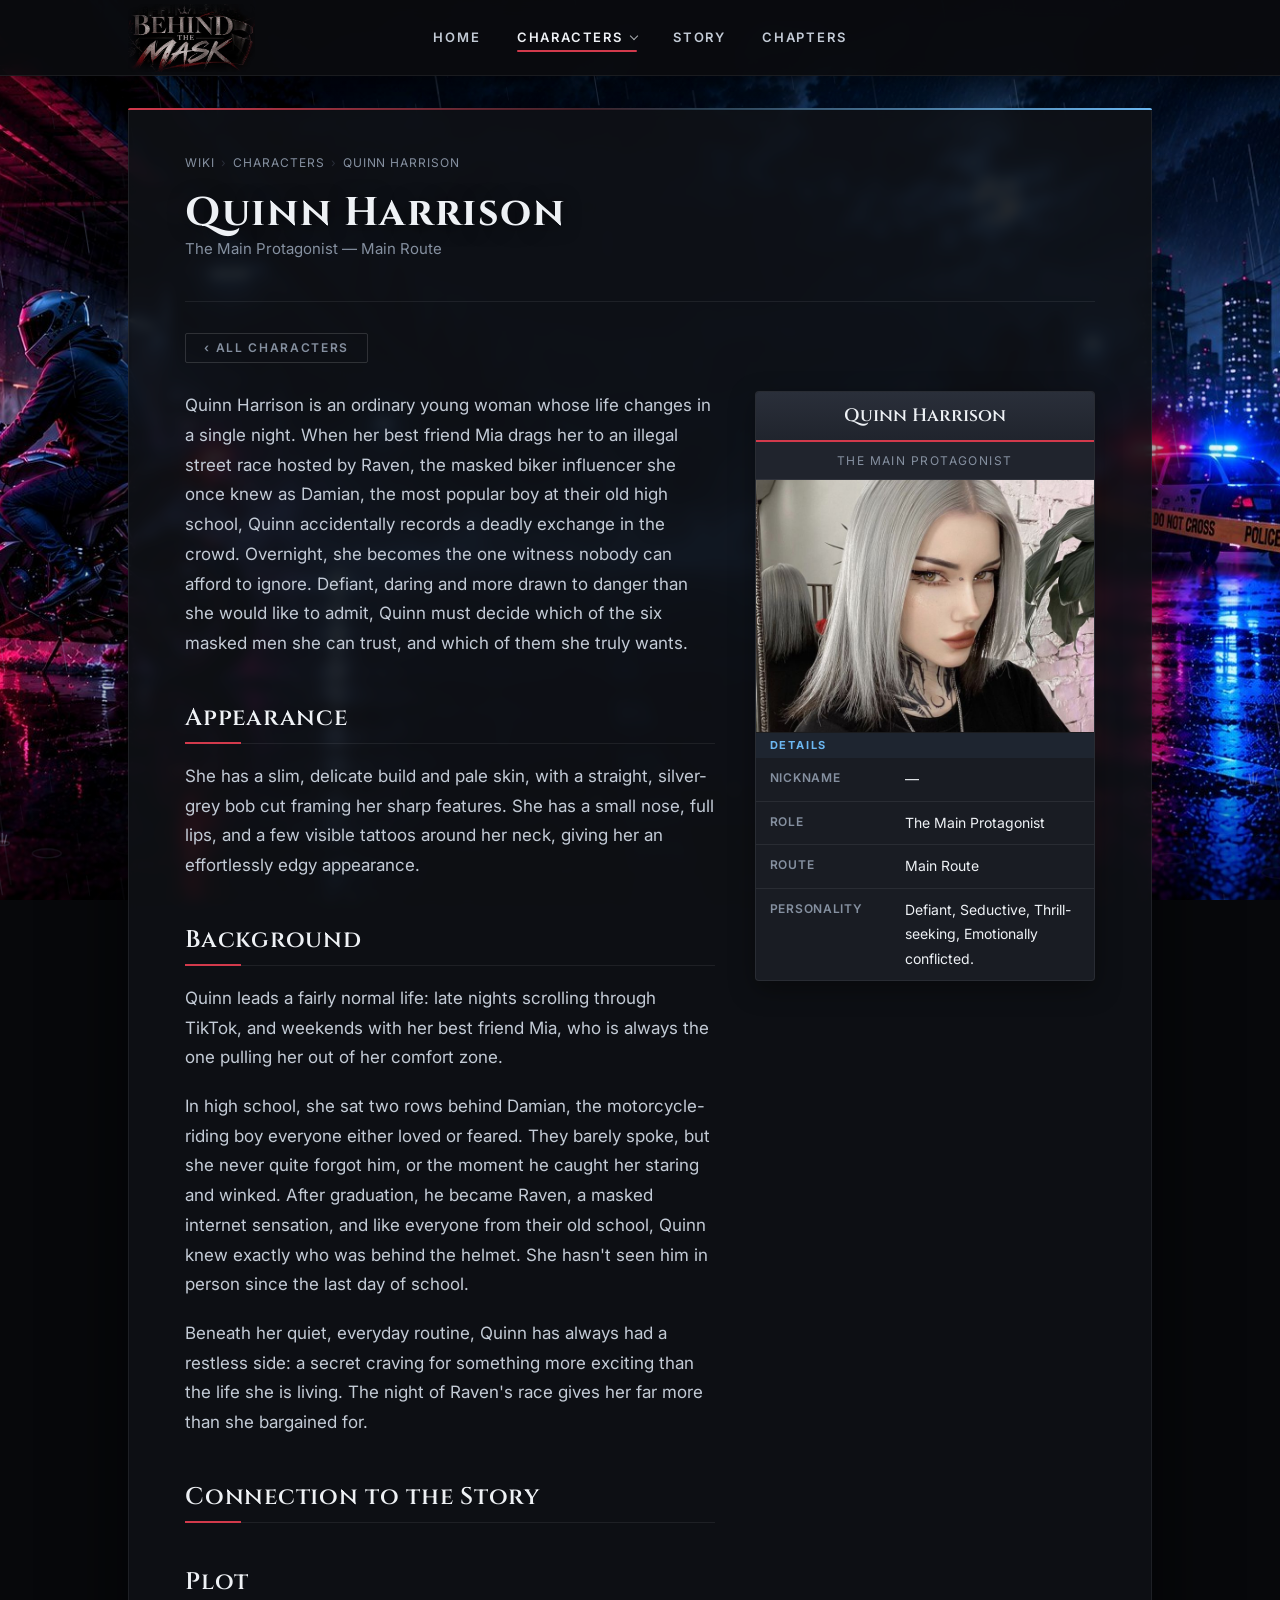
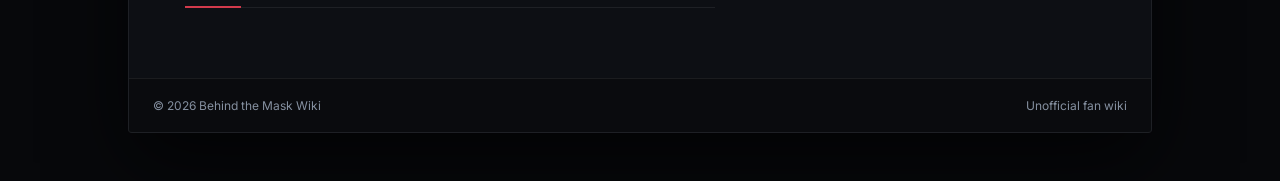
<file: characters/quinn.html>
<!DOCTYPE html>
<html lang="en">
<head>
  <meta charset="utf-8">
  <meta name="viewport" content="width=device-width, initial-scale=1">
  <title>Quinn Harrison — Behind the Mask Wiki</title>
  <meta name="description" content="Quinn Harrison, the main protagonist of Behind the Mask.">
  <link rel="icon" href="../assets/img/logo-nav.webp">
  <link rel="preconnect" href="https://fonts.googleapis.com">
  <link rel="preconnect" href="https://fonts.gstatic.com" crossorigin>
  <link href="https://fonts.googleapis.com/css2?family=Cinzel:wght@500;600;700&family=Inter:wght@400;500;600;700&display=swap" rel="stylesheet">
  <link rel="stylesheet" href="../assets/css/wiki.css">
</head>
<!--
  CHARACTER PAGE — to make a new one, copy this file, rename it, then:
  • add the character to SITE.characters in assets/js/site.js
    (this adds them to the Characters dropdown in the top menu
    and to the Characters page)
  • keep the infobox rows the same for every character (consistency);
    write "—" when a value is unknown
  • add/remove <img class="gallery__slide"> lines for the pictures;
    the left/right buttons appear automatically when there is more than one
-->
<body data-page="characters" data-root="../">

  <div class="wiki-shell">
    <div class="wiki-panel">
      <main class="wiki-content" id="main">

        <header class="page-head">
          <ol class="breadcrumb">
            <li><a href="../index.html">Wiki</a></li>
            <li><a href="../characters.html">Characters</a></li>
            <li>Quinn Harrison</li>
          </ol>
          <h1>Quinn Harrison</h1>
          <p class="page-head__subtitle">The Main Protagonist — Main Route</p>
        </header>

        <a class="back-btn" href="../characters.html">All characters</a>

        <div class="char-layout">

          <!-- PROFILE BOX (right side) -->
          <aside class="infobox">
            <div class="infobox__title">Quinn Harrison</div>
            <div class="infobox__subtitle">The Main Protagonist</div>
            <div class="gallery">
              <img class="gallery__slide is-active" src="../assets/img/quinn.jpg" alt="Quinn Harrison" style="object-position: center 25%">
            </div>
            <div class="infobox__section">Details</div>
            <table>
              <tr><th>Nickname</th><td>—</td></tr>
              <tr><th>Role</th><td>The Main Protagonist</td></tr>
              <tr><th>Route</th><td>Main Route</td></tr>
              <tr><th>Personality</th><td>Defiant, Seductive, Thrill-seeking, Emotionally conflicted.</td></tr>
            </table>
          </aside>

          <!-- ARTICLE (left side) -->
          <article class="char-layout__main">
            <!-- Overview (no heading) -->

            <p>Quinn Harrison is an ordinary young woman whose life changes in a single night. When her best friend Mia drags her to an illegal street race hosted by Raven, the masked biker influencer she once knew as Damian, the most popular boy at their old high school, Quinn accidentally records a deadly exchange in the crowd. Overnight, she becomes the one witness nobody can afford to ignore. Defiant, daring and more drawn to danger than she would like to admit, Quinn must decide which of the six masked men she can trust, and which of them she truly wants.</p>

            <h2>Appearance</h2>

            <p>She has a slim, delicate build and pale skin, with a straight, silver-grey bob cut framing her sharp features. She has a small nose, full lips, and a few visible tattoos around her neck, giving her an effortlessly edgy appearance.</p>

            <h2>Background</h2>

            <p>Quinn leads a fairly normal life: late nights scrolling through TikTok, and weekends with her best friend Mia, who is always the one pulling her out of her comfort zone.</p>
            <p>In high school, she sat two rows behind Damian, the motorcycle-riding boy everyone either loved or feared. They barely spoke, but she never quite forgot him, or the moment he caught her staring and winked. After graduation, he became Raven, a masked internet sensation, and like everyone from their old school, Quinn knew exactly who was behind the helmet. She hasn't seen him in person since the last day of school.</p>
            <p>Beneath her quiet, everyday routine, Quinn has always had a restless side: a secret craving for something more exciting than the life she is living. The night of Raven's race gives her far more than she bargained for.</p>

            <h2>Connection to the Story</h2>

            <h2>Plot</h2>

            <!-- Plot content goes here -->

          </article>

        </div>

      </main>
    </div>
  </div>

  <script src="../assets/js/site.js"></script>
  <script src="../assets/js/rain.js"></script>
</body>
</html>
</file>
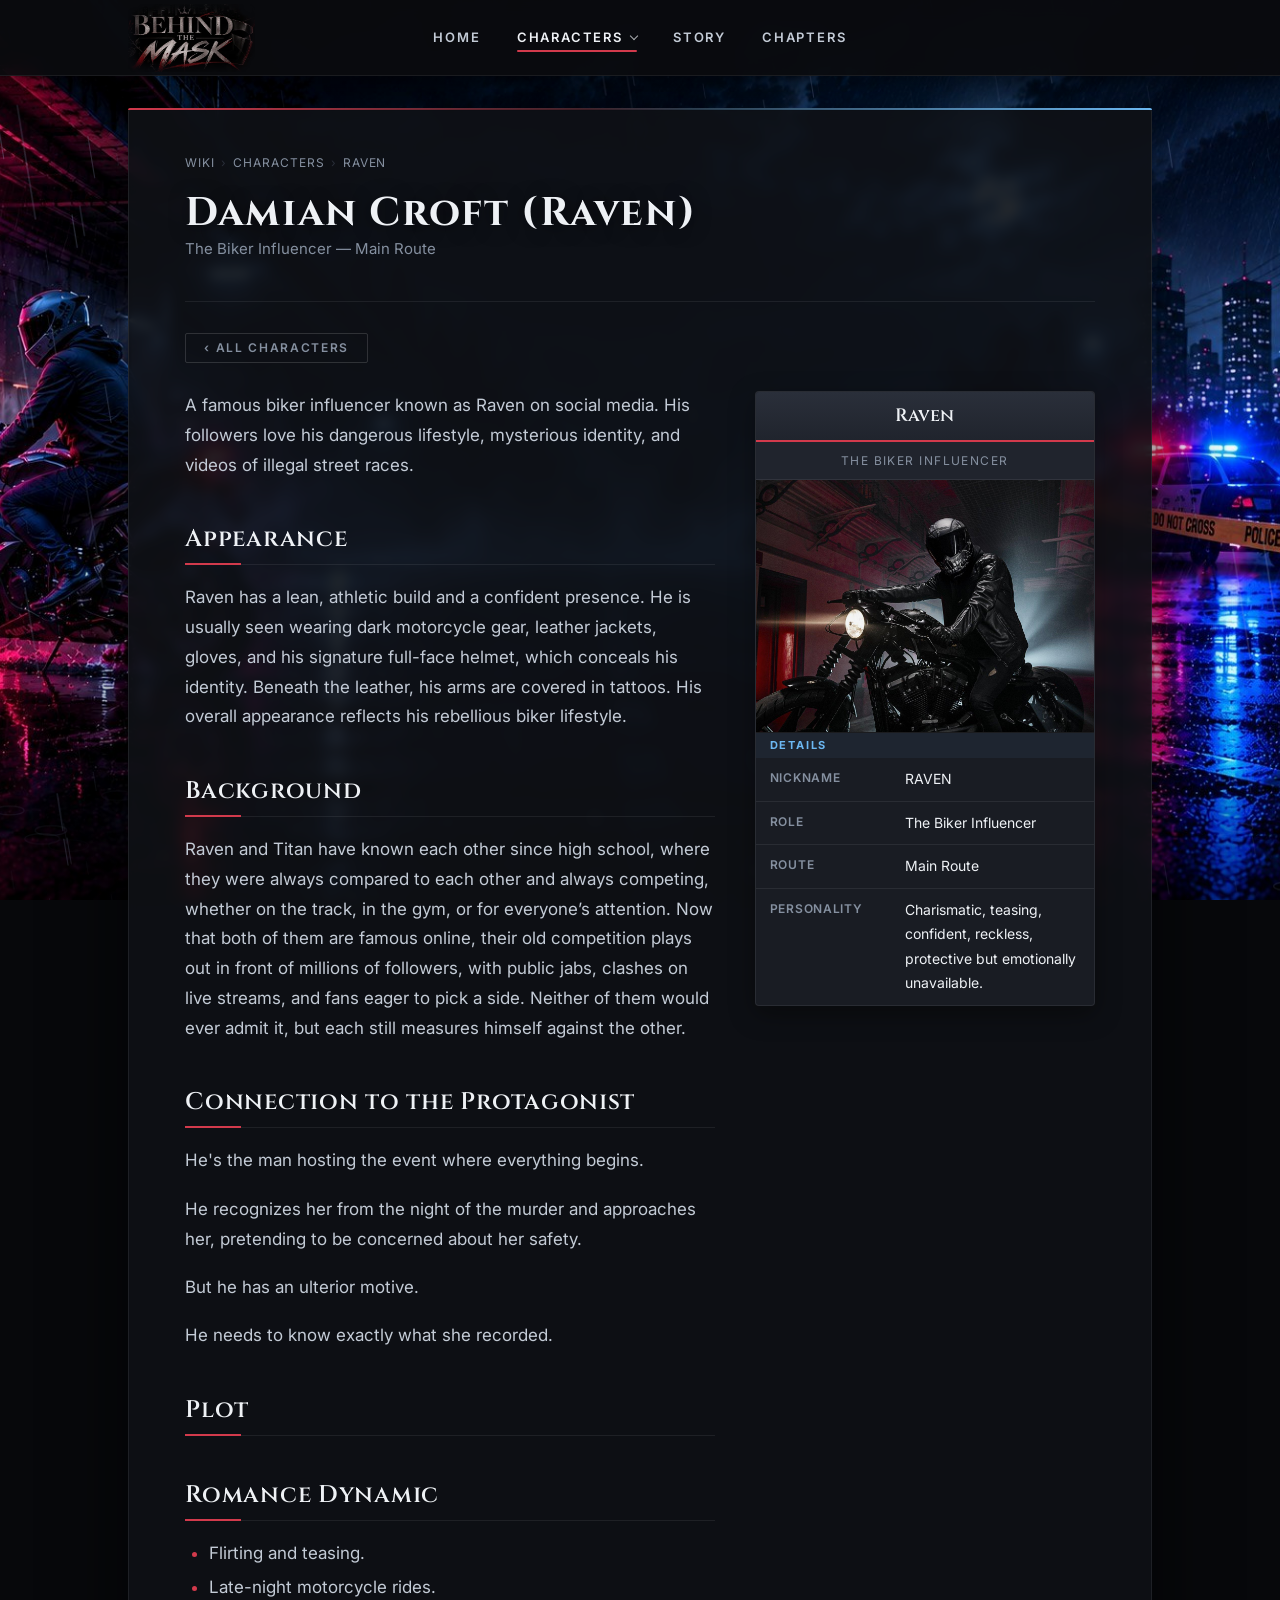
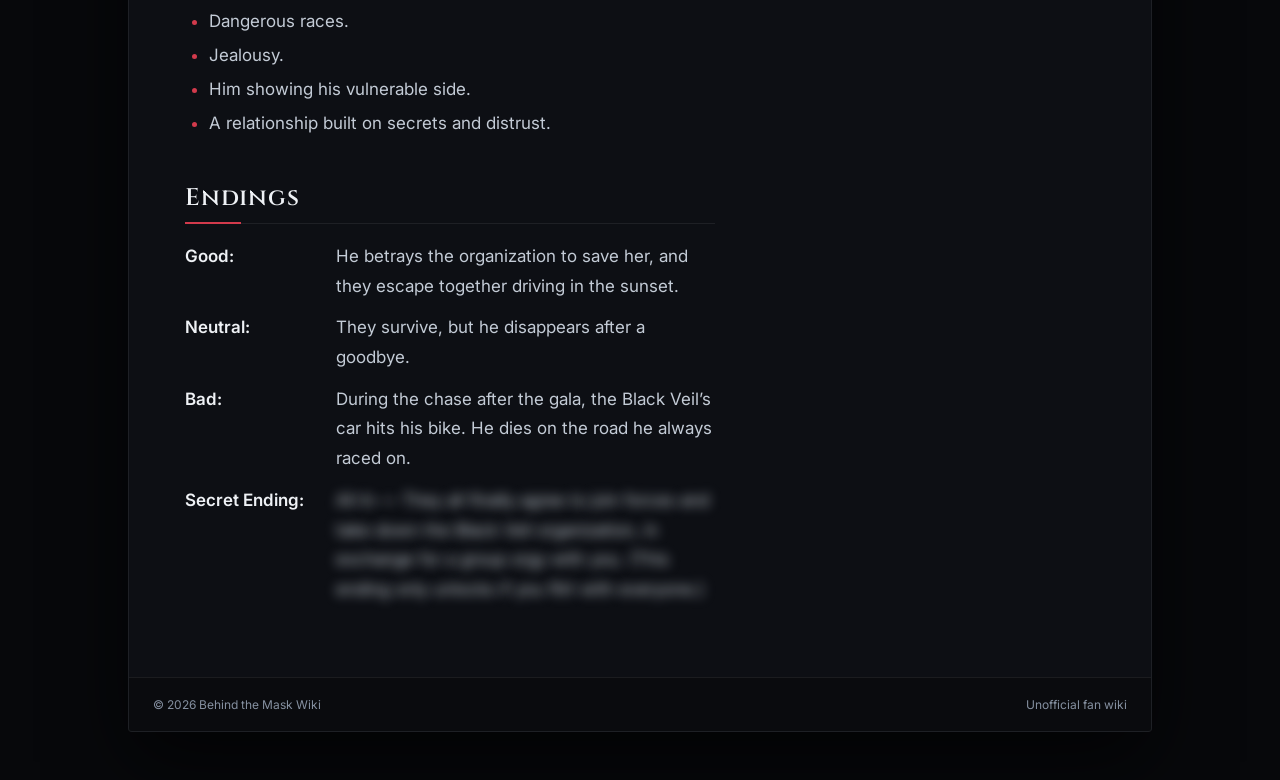
<file: characters/raven.html>
<!DOCTYPE html>
<html lang="en">
<head>
  <meta charset="utf-8">
  <meta name="viewport" content="width=device-width, initial-scale=1">
  <title>Raven — Behind the Mask Wiki</title>
  <meta name="description" content="Raven, The Biker Influencer of Behind the Mask.">
  <link rel="icon" href="../assets/img/logo-nav.webp">
  <link rel="preconnect" href="https://fonts.googleapis.com">
  <link rel="preconnect" href="https://fonts.gstatic.com" crossorigin>
  <link href="https://fonts.googleapis.com/css2?family=Cinzel:wght@500;600;700&family=Inter:wght@400;500;600;700&display=swap" rel="stylesheet">
  <link rel="stylesheet" href="../assets/css/wiki.css">
</head>
<!--
  CHARACTER PAGE — to make a new one, copy this file, rename it, then:
  • add the character to SITE.characters in assets/js/site.js
    (this adds them to the Characters dropdown in the top menu
    and to the Characters page)
  • keep the infobox rows the same for every character (consistency);
    write "—" when a value is unknown
  • add/remove <img class="gallery__slide"> lines for the pictures;
    the left/right buttons appear automatically when there is more than one
-->
<body data-page="characters" data-root="../">

  <div class="wiki-shell">
    <div class="wiki-panel">
      <main class="wiki-content" id="main">

        <header class="page-head">
          <ol class="breadcrumb">
            <li><a href="../index.html">Wiki</a></li>
            <li><a href="../characters.html">Characters</a></li>
            <li>Raven</li>
          </ol>
          <h1>Damian Croft (Raven)</h1>
          <p class="page-head__subtitle">The Biker Influencer — Main Route</p>
        </header>

        <a class="back-btn" href="../characters.html">All characters</a>

        <div class="char-layout">

          <!-- PROFILE BOX (right side) -->
          <aside class="infobox">
            <div class="infobox__title">Raven</div>
            <div class="infobox__subtitle">The Biker Influencer</div>
            <div class="gallery">
              <img class="gallery__slide is-active" src="../assets/img/biker.jpg" alt="Raven">
            </div>
            <div class="infobox__section">Details</div>
            <table>
              <tr><th>Nickname</th><td>RAVEN</td></tr>
              <tr><th>Role</th><td>The Biker Influencer</td></tr>
              <tr><th>Route</th><td>Main Route</td></tr>
              <tr><th>Personality</th><td>Charismatic, teasing, confident, reckless, protective but emotionally unavailable.</td></tr>
            </table>
          </aside>

          <!-- ARTICLE (left side) -->
          <article class="char-layout__main">
            <!-- Overview (no heading) -->

            <p>A famous biker influencer known as Raven on social media. His followers love his dangerous lifestyle, mysterious identity, and videos of illegal street races.</p>

            <h2>Appearance</h2>

            <p>Raven has a lean, athletic build and a confident presence. He is usually seen wearing dark motorcycle gear, leather jackets, gloves, and his signature full-face helmet, which conceals his identity. Beneath the leather, his arms are covered in tattoos. His overall appearance reflects his rebellious biker lifestyle.</p>

            <h2>Background</h2>

            <p>Raven and Titan have known each other since high school, where they were always compared to each other and always competing, whether on the track, in the gym, or for everyone’s attention. Now that both of them are famous online, their old competition plays out in front of millions of followers, with public jabs, clashes on live streams, and fans eager to pick a side. Neither of them would ever admit it, but each still measures himself against the other.</p>

            <h2>Connection to the Protagonist</h2>

            <p>He's the man hosting the event where everything begins.</p>
            <p>He recognizes her from the night of the murder and approaches her, pretending to be concerned about her safety.</p>
            <p>But he has an ulterior motive.</p>
            <p>He needs to know exactly what she recorded.</p>

            <h2>Plot</h2>

            <!-- Plot content goes here -->

            <h2>Romance Dynamic</h2>

            <ul>
              <li>Flirting and teasing.</li>
              <li>Late-night motorcycle rides.</li>
              <li>Dangerous races.</li>
              <li>Jealousy.</li>
              <li>Him showing his vulnerable side.</li>
              <li>A relationship built on secrets and distrust.</li>
            </ul>

            <h2>Endings</h2>

            <ul class="endings">
              <li><strong>Good:</strong> He betrays the organization to save her, and they escape together driving in the sunset.</li>
              <li><strong>Neutral:</strong> They survive, but he disappears after a goodbye.</li>
              <li><strong>Bad:</strong> During the chase after the gala, the Black Veil’s car hits his bike. He dies on the road he always raced on.</li>
              <li><strong>Secret Ending:</strong> <span class="spoiler" tabindex="0">All In — They all finally agree to join forces and take down the Black Veil organization, in exchange for a group orgy with you. (This ending only unlocks if you flirt with everyone.)</span></li>
            </ul>
          </article>

        </div>

      </main>
    </div>
  </div>

  <script src="../assets/js/site.js"></script>
  <script src="../assets/js/rain.js"></script>
</body>
</html>
</file>
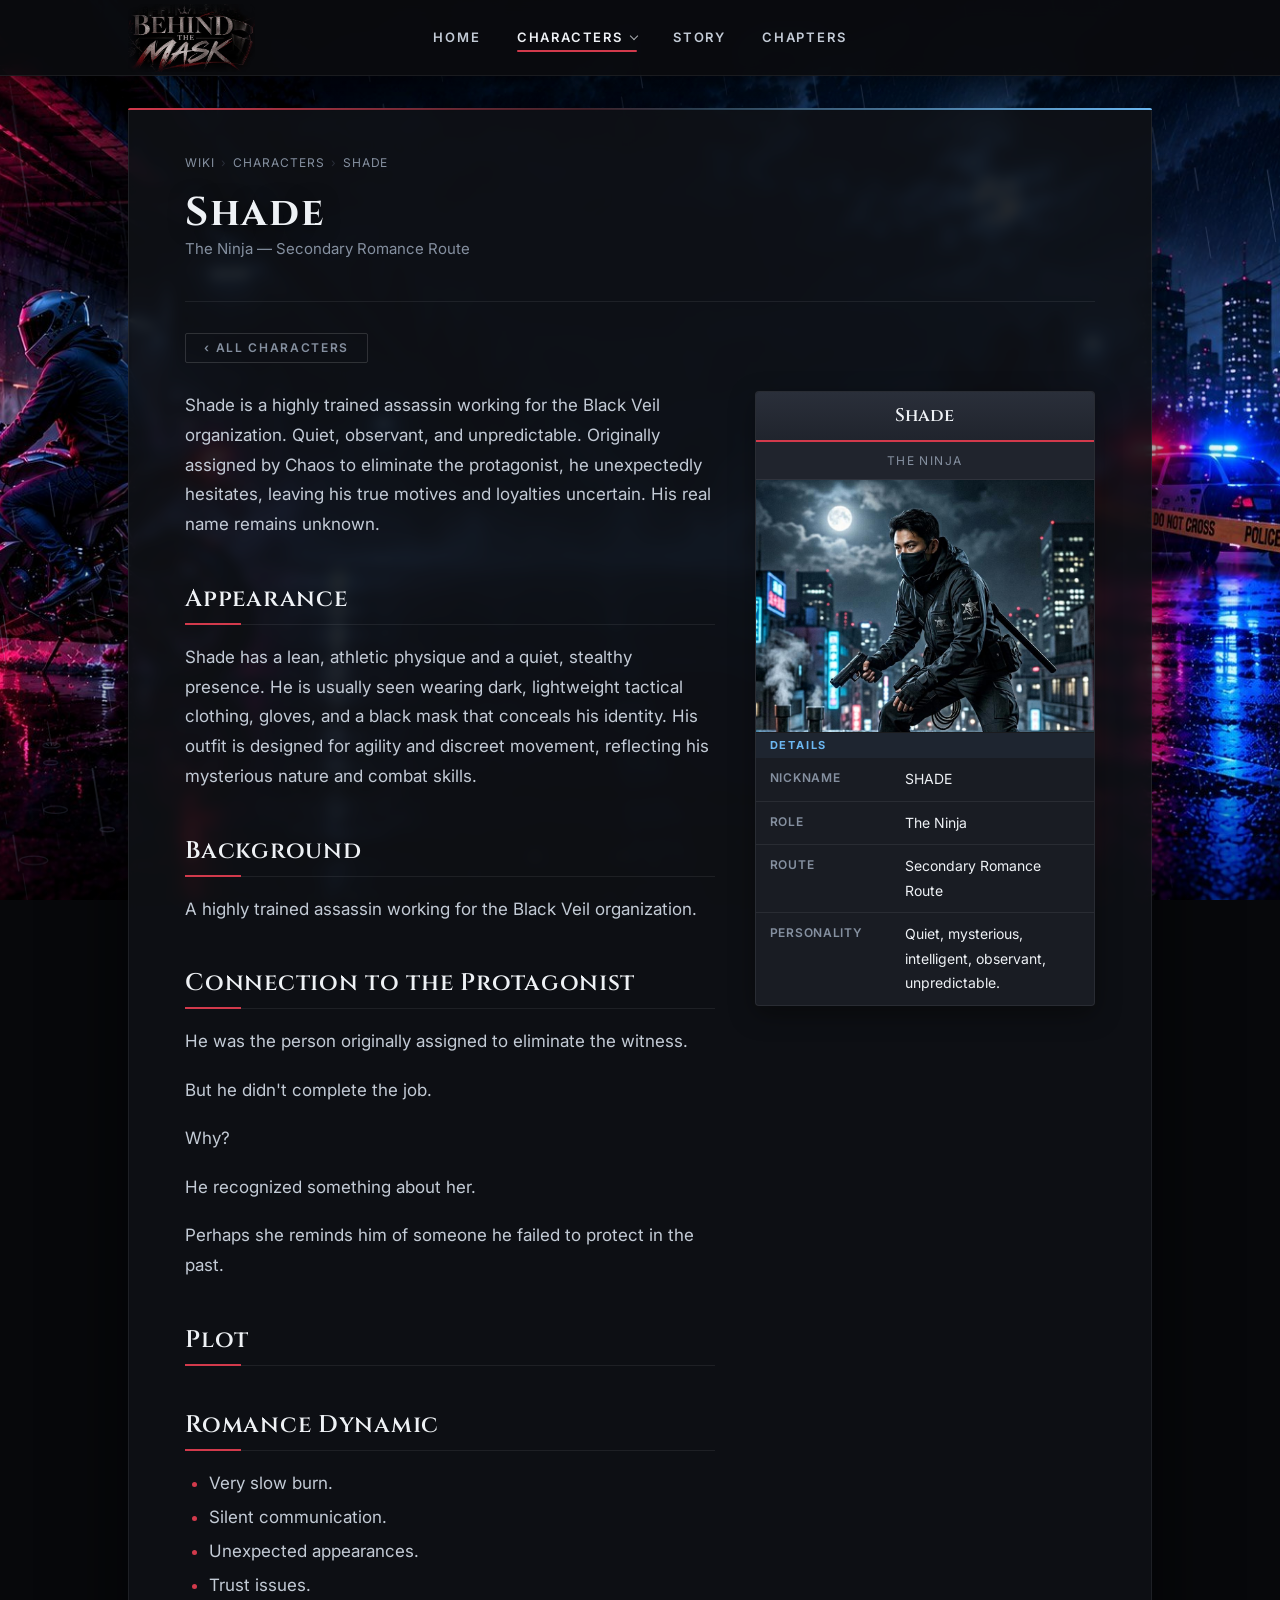
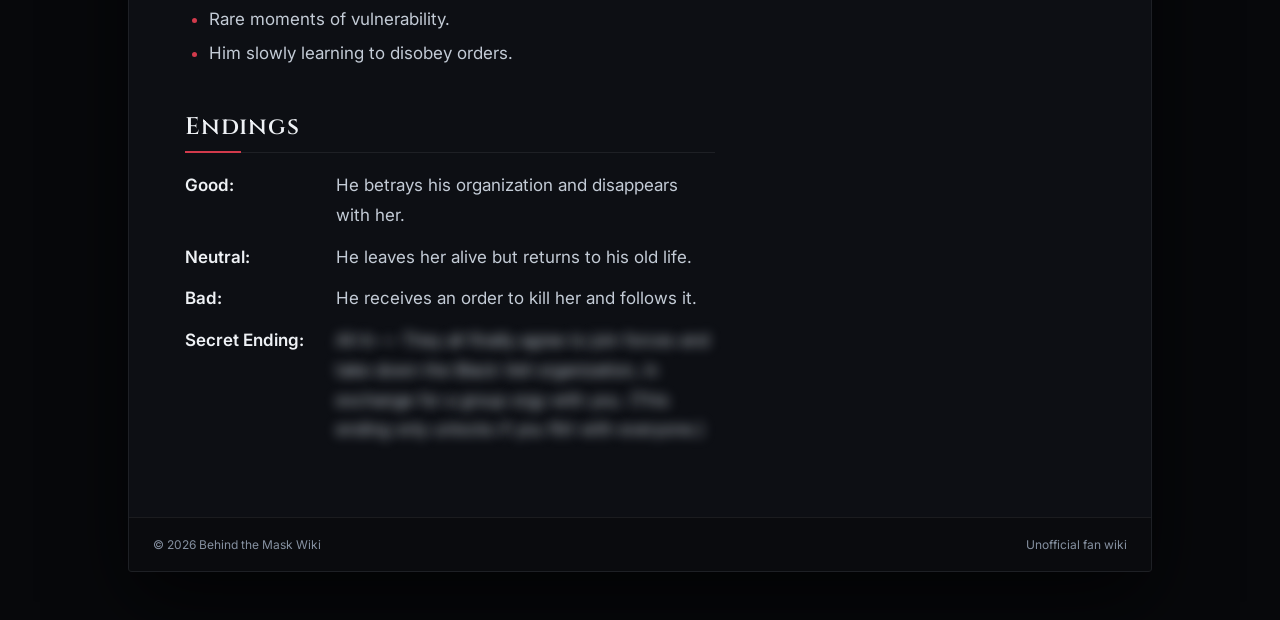
<file: characters/shade.html>
<!DOCTYPE html>
<html lang="en">
<head>
  <meta charset="utf-8">
  <meta name="viewport" content="width=device-width, initial-scale=1">
  <title>Shade — Behind the Mask Wiki</title>
  <meta name="description" content="Shade, The Ninja of Behind the Mask.">
  <link rel="icon" href="../assets/img/logo-nav.webp">
  <link rel="preconnect" href="https://fonts.googleapis.com">
  <link rel="preconnect" href="https://fonts.gstatic.com" crossorigin>
  <link href="https://fonts.googleapis.com/css2?family=Cinzel:wght@500;600;700&family=Inter:wght@400;500;600;700&display=swap" rel="stylesheet">
  <link rel="stylesheet" href="../assets/css/wiki.css">
</head>
<!--
  CHARACTER PAGE — to make a new one, copy this file, rename it, then:
  • add the character to SITE.characters in assets/js/site.js
    (this adds them to the Characters dropdown in the top menu
    and to the Characters page)
  • keep the infobox rows the same for every character (consistency);
    write "—" when a value is unknown
  • add/remove <img class="gallery__slide"> lines for the pictures;
    the left/right buttons appear automatically when there is more than one
-->
<body data-page="characters" data-root="../">

  <div class="wiki-shell">
    <div class="wiki-panel">
      <main class="wiki-content" id="main">

        <header class="page-head">
          <ol class="breadcrumb">
            <li><a href="../index.html">Wiki</a></li>
            <li><a href="../characters.html">Characters</a></li>
            <li>Shade</li>
          </ol>
          <h1>Shade</h1>
          <p class="page-head__subtitle">The Ninja — Secondary Romance Route</p>
        </header>

        <a class="back-btn" href="../characters.html">All characters</a>

        <div class="char-layout">

          <!-- PROFILE BOX (right side) -->
          <aside class="infobox">
            <div class="infobox__title">Shade</div>
            <div class="infobox__subtitle">The Ninja</div>
            <div class="gallery">
              <img class="gallery__slide is-active" src="../assets/img/shade.jpg" alt="Shade">
            </div>
            <div class="infobox__section">Details</div>
            <table>
              <tr><th>Nickname</th><td>SHADE</td></tr>
              <tr><th>Role</th><td>The Ninja</td></tr>
              <tr><th>Route</th><td>Secondary Romance Route</td></tr>
              <tr><th>Personality</th><td>Quiet, mysterious, intelligent, observant, unpredictable.</td></tr>
            </table>
          </aside>

          <!-- ARTICLE (left side) -->
          <article class="char-layout__main">
            <!-- Overview (no heading) -->

            <p>Shade is a highly trained assassin working for the Black Veil organization. Quiet, observant, and unpredictable. Originally assigned by Chaos to eliminate the protagonist, he unexpectedly hesitates, leaving his true motives and loyalties uncertain. His real name remains unknown.</p>

            <h2>Appearance</h2>

            <p>Shade has a lean, athletic physique and a quiet, stealthy presence. He is usually seen wearing dark, lightweight tactical clothing, gloves, and a black mask that conceals his identity. His outfit is designed for agility and discreet movement, reflecting his mysterious nature and combat skills.</p>

            <h2>Background</h2>

            <p>A highly trained assassin working for the Black Veil organization.</p>

            <h2>Connection to the Protagonist</h2>

            <p>He was the person originally assigned to eliminate the witness.</p>
            <p>But he didn't complete the job.</p>
            <p>Why?</p>
            <p>He recognized something about her.</p>
            <p>Perhaps she reminds him of someone he failed to protect in the past.</p>

            <h2>Plot</h2>

            <!-- Plot content goes here -->

            <h2>Romance Dynamic</h2>

            <ul>
              <li>Very slow burn.</li>
              <li>Silent communication.</li>
              <li>Unexpected appearances.</li>
              <li>Trust issues.</li>
              <li>Rare moments of vulnerability.</li>
              <li>Him slowly learning to disobey orders.</li>
            </ul>

            <h2>Endings</h2>

            <ul class="endings">
              <li><strong>Good:</strong> He betrays his organization and disappears with her.</li>
              <li><strong>Neutral:</strong> He leaves her alive but returns to his old life.</li>
              <li><strong>Bad:</strong> He receives an order to kill her and follows it.</li>
              <li><strong>Secret Ending:</strong> <span class="spoiler" tabindex="0">All In — They all finally agree to join forces and take down the Black Veil organization, in exchange for a group orgy with you. (This ending only unlocks if you flirt with everyone.)</span></li>
            </ul>

          </article>

        </div>

      </main>
    </div>
  </div>

  <script src="../assets/js/site.js"></script>
  <script src="../assets/js/rain.js"></script>
</body>
</html>
</file>
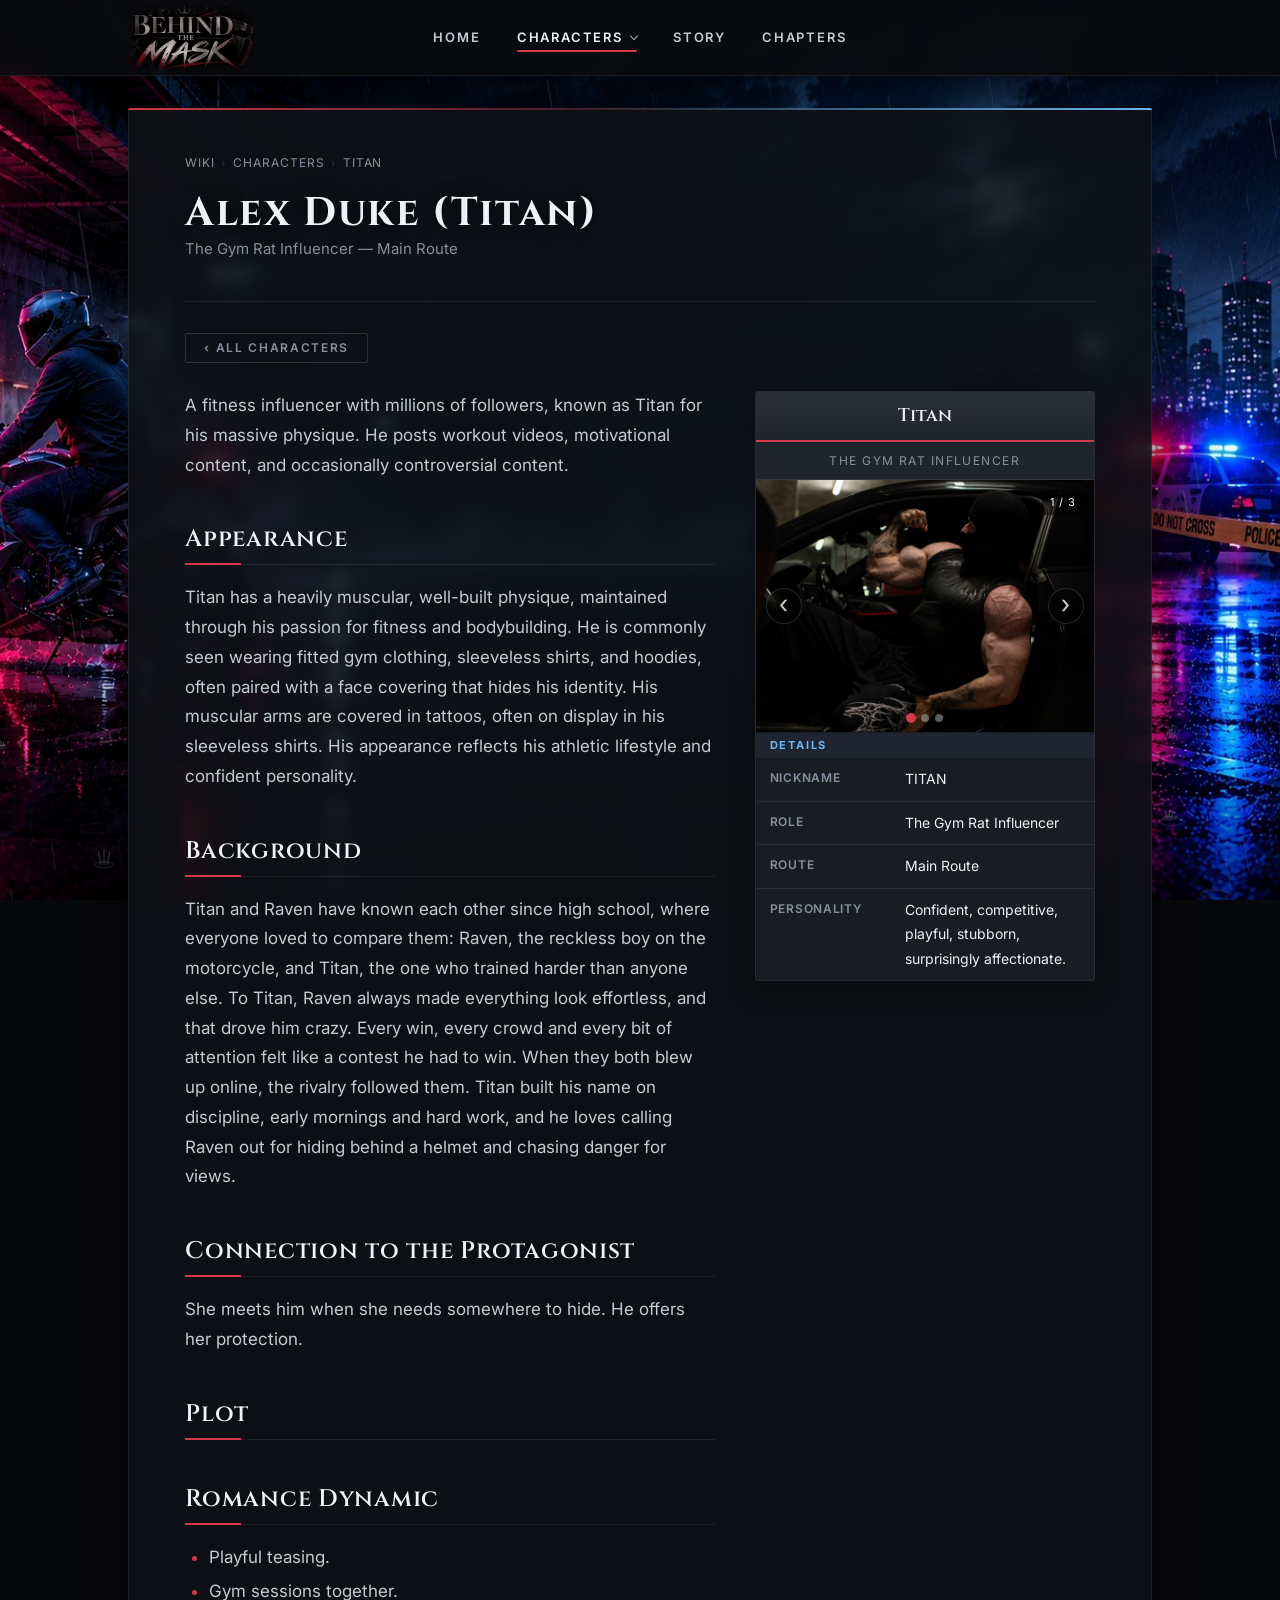
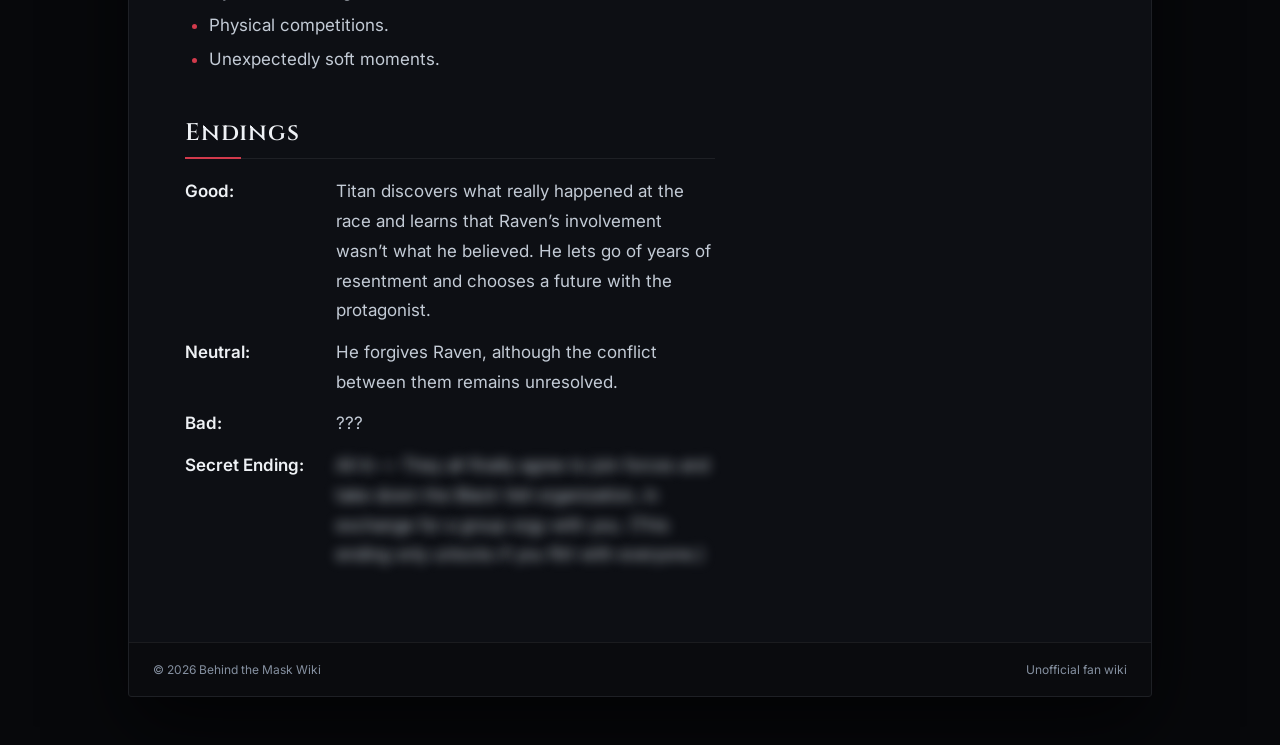
<file: characters/titan.html>
<!DOCTYPE html>
<html lang="en">
<head>
  <meta charset="utf-8">
  <meta name="viewport" content="width=device-width, initial-scale=1">
  <title>Titan — Behind the Mask Wiki</title>
  <meta name="description" content="Titan, The Gym Rat Influencer of Behind the Mask.">
  <link rel="icon" href="../assets/img/logo-nav.webp">
  <link rel="preconnect" href="https://fonts.googleapis.com">
  <link rel="preconnect" href="https://fonts.gstatic.com" crossorigin>
  <link href="https://fonts.googleapis.com/css2?family=Cinzel:wght@500;600;700&family=Inter:wght@400;500;600;700&display=swap" rel="stylesheet">
  <link rel="stylesheet" href="../assets/css/wiki.css">
</head>
<!--
  CHARACTER PAGE — to make a new one, copy this file, rename it, then:
  • add the character to SITE.characters in assets/js/site.js
    (this adds them to the Characters dropdown in the top menu
    and to the Characters page)
  • keep the infobox rows the same for every character (consistency);
    write "—" when a value is unknown
  • add/remove <img class="gallery__slide"> lines for the pictures;
    the left/right buttons appear automatically when there is more than one
-->
<body data-page="characters" data-root="../">

  <div class="wiki-shell">
    <div class="wiki-panel">
      <main class="wiki-content" id="main">

        <header class="page-head">
          <ol class="breadcrumb">
            <li><a href="../index.html">Wiki</a></li>
            <li><a href="../characters.html">Characters</a></li>
            <li>Titan</li>
          </ol>
          <h1>Alex Duke (Titan)</h1>
          <p class="page-head__subtitle">The Gym Rat Influencer — Main Route</p>
        </header>

        <a class="back-btn" href="../characters.html">All characters</a>

        <div class="char-layout">

          <!-- PROFILE BOX (right side) -->
          <aside class="infobox">
            <div class="infobox__title">Titan</div>
            <div class="infobox__subtitle">The Gym Rat Influencer</div>
            <div class="gallery">
              <img class="gallery__slide is-active" src="../assets/img/gym-rat1.jpg" alt="Titan — picture 1">
              <img class="gallery__slide" src="../assets/img/gym-rat2.jpg" alt="Titan — picture 2">
              <img class="gallery__slide" src="../assets/img/gym-rat3.jpg" alt="Titan — picture 3">
            </div>
            <div class="infobox__section">Details</div>
            <table>
              <tr><th>Nickname</th><td>TITAN</td></tr>
              <tr><th>Role</th><td>The Gym Rat Influencer</td></tr>
              <tr><th>Route</th><td>Main Route</td></tr>
              <tr><th>Personality</th><td>Confident, competitive, playful, stubborn, surprisingly affectionate.</td></tr>
            </table>
          </aside>

          <!-- ARTICLE (left side) -->
          <article class="char-layout__main">
            <!-- Overview (no heading) -->

            <p>A fitness influencer with millions of followers, known as Titan for his massive physique. He posts workout videos, motivational content, and occasionally controversial content.</p>

            <h2>Appearance</h2>

            <p>Titan has a heavily muscular, well-built physique, maintained through his passion for fitness and bodybuilding. He is commonly seen wearing fitted gym clothing, sleeveless shirts, and hoodies, often paired with a face covering that hides his identity. His muscular arms are covered in tattoos, often on display in his sleeveless shirts. His appearance reflects his athletic lifestyle and confident personality.</p>

            <h2>Background</h2>

            <p>Titan and Raven have known each other since high school, where everyone loved to compare them: Raven, the reckless boy on the motorcycle, and Titan, the one who trained harder than anyone else. To Titan, Raven always made everything look effortless, and that drove him crazy. Every win, every crowd and every bit of attention felt like a contest he had to win. When they both blew up online, the rivalry followed them. Titan built his name on discipline, early mornings and hard work, and he loves calling Raven out for hiding behind a helmet and chasing danger for views.</p>

            <h2>Connection to the Protagonist</h2>

            <p>She meets him when she needs somewhere to hide. He offers her protection.</p>

            <h2>Plot</h2>

            <!-- Plot content goes here -->

            <h2>Romance Dynamic</h2>

            <ul>
              <li>Playful teasing.</li>
              <li>Gym sessions together.</li>
              <li>Physical competitions.</li>
              <li>Unexpectedly soft moments.</li>
            </ul>

            <h2>Endings</h2>

            <ul class="endings">
              <li><strong>Good:</strong> Titan discovers what really happened at the race and learns that Raven’s involvement wasn’t what he believed. He lets go of years of resentment and chooses a future with the protagonist.</li>
              <li><strong>Neutral:</strong> He forgives Raven, although the conflict between them remains unresolved.</li>
              <li><strong>Bad:</strong> ???</li>
              <li><strong>Secret Ending:</strong> <span class="spoiler" tabindex="0">All In — They all finally agree to join forces and take down the Black Veil organization, in exchange for a group orgy with you. (This ending only unlocks if you flirt with everyone.)</span></li>
            </ul>
          </article>

        </div>

      </main>
    </div>
  </div>

  <script src="../assets/js/site.js"></script>
  <script src="../assets/js/rain.js"></script>
</body>
</html>
</file>
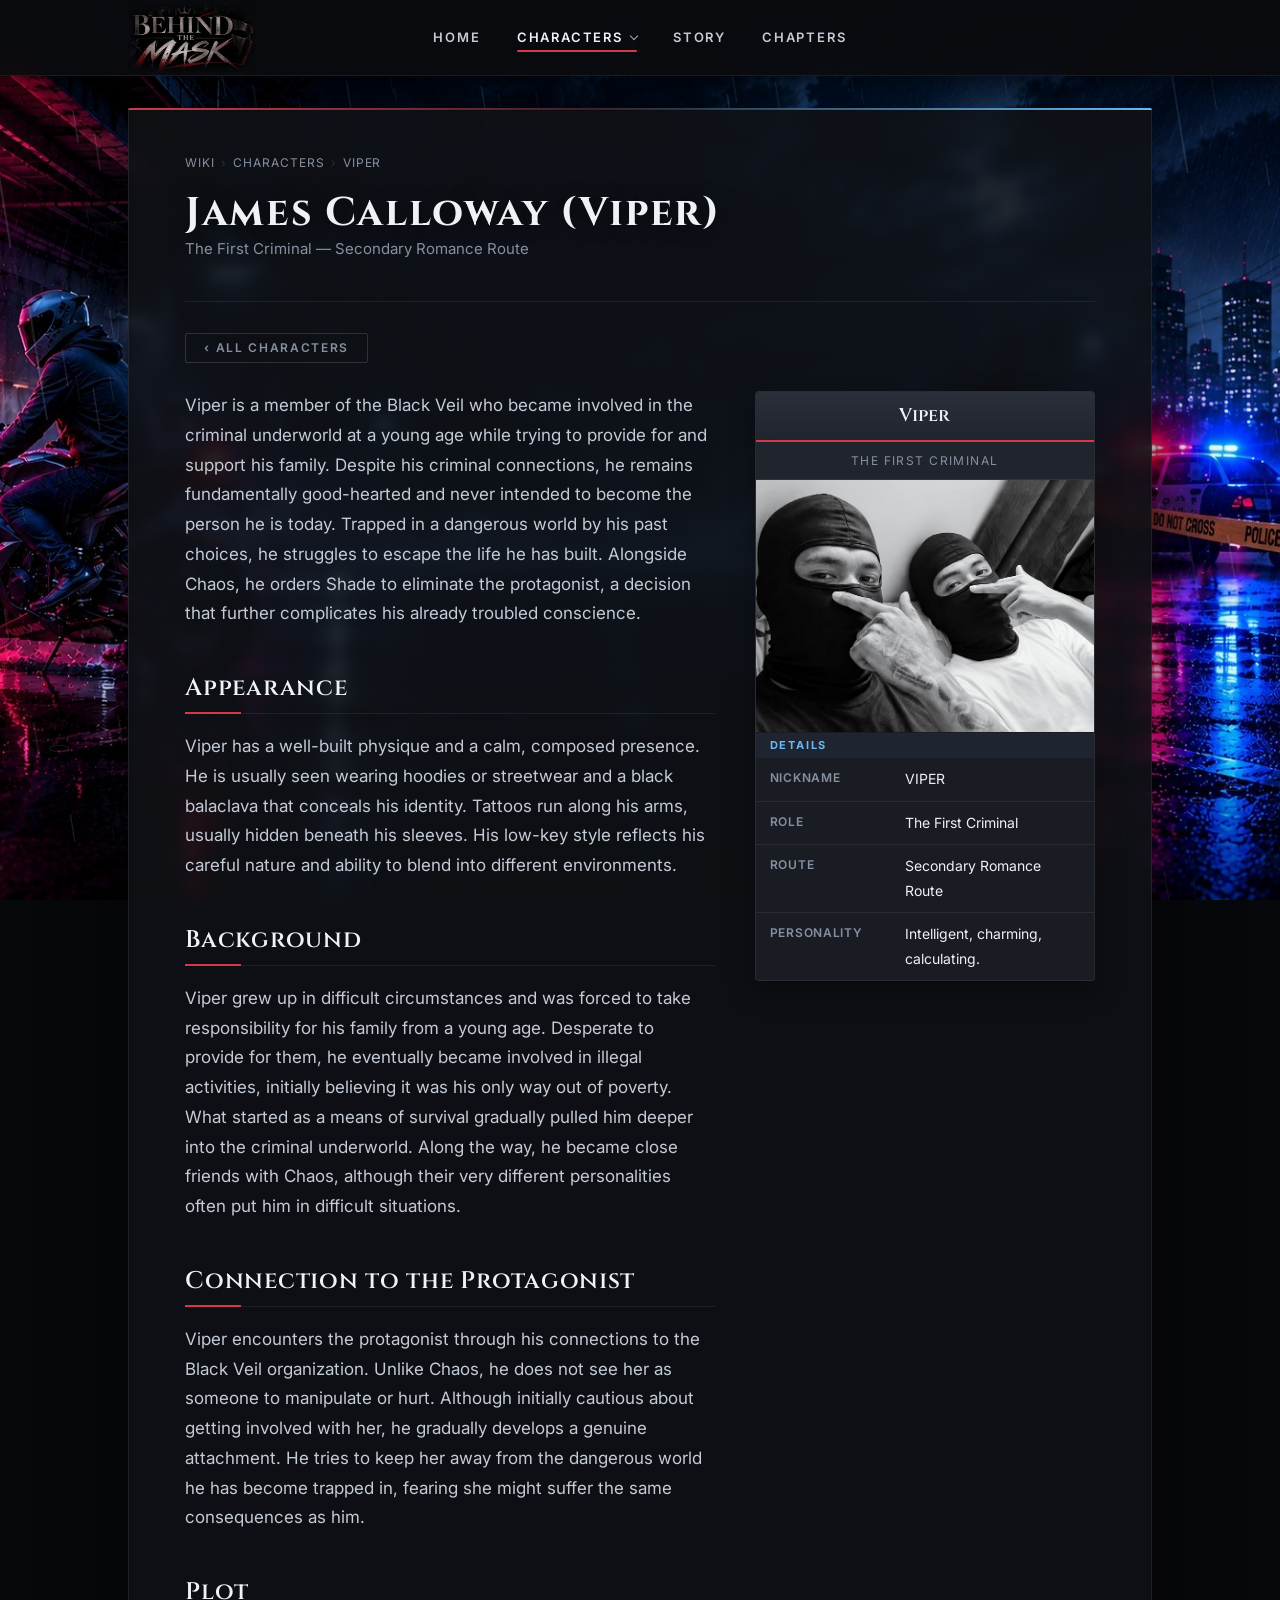
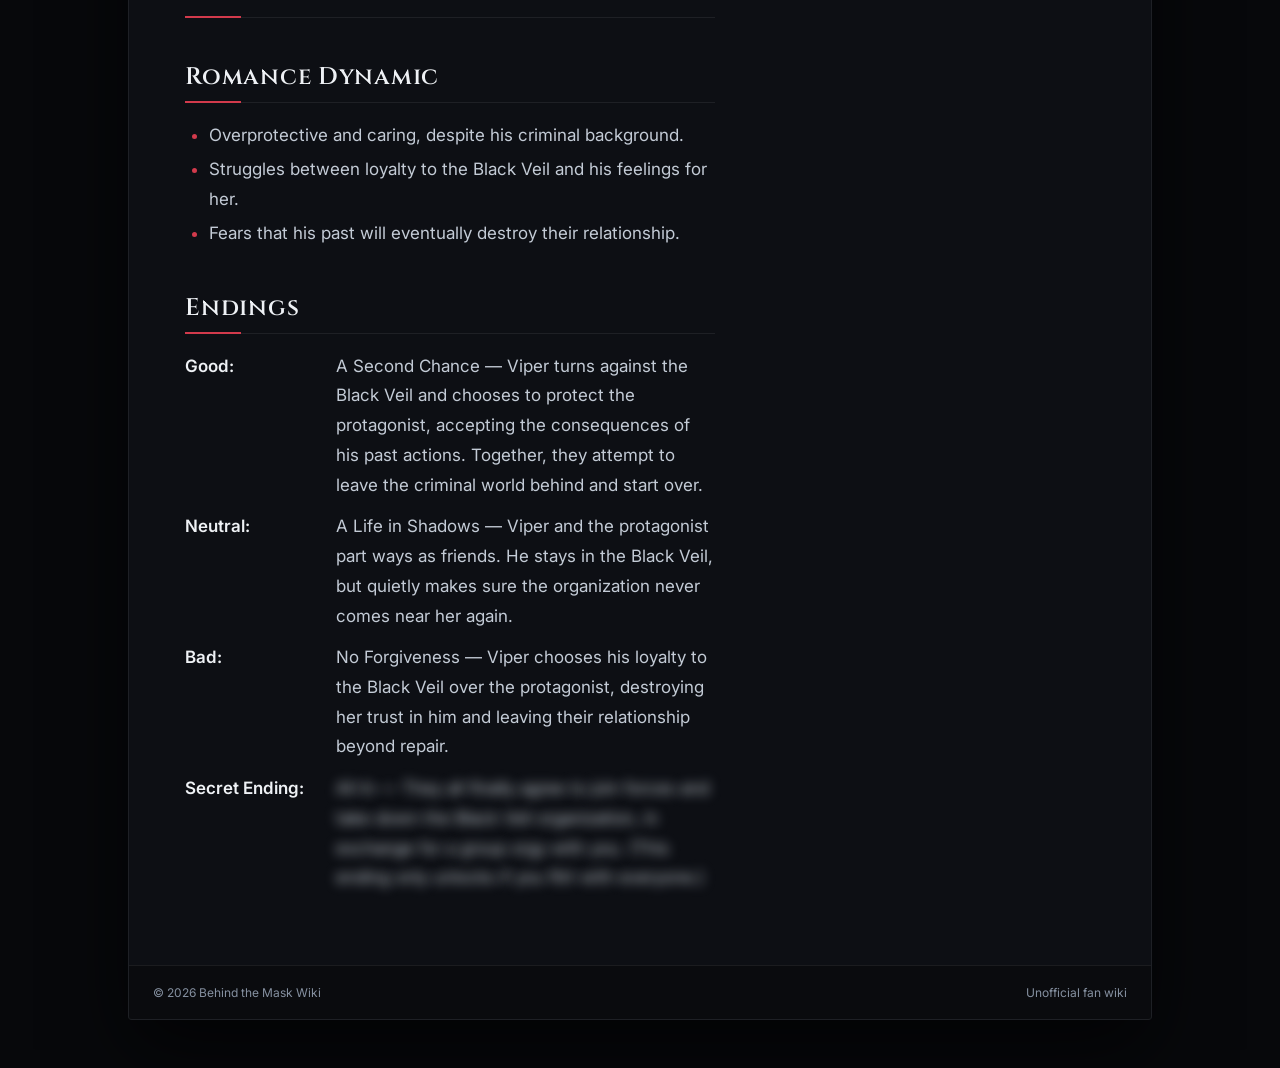
<file: characters/viper.html>
<!DOCTYPE html>
<html lang="en">
<head>
  <meta charset="utf-8">
  <meta name="viewport" content="width=device-width, initial-scale=1">
  <title>Viper — Behind the Mask Wiki</title>
  <meta name="description" content="Viper, The First Criminal of Behind the Mask.">
  <link rel="icon" href="../assets/img/logo-nav.webp">
  <link rel="preconnect" href="https://fonts.googleapis.com">
  <link rel="preconnect" href="https://fonts.gstatic.com" crossorigin>
  <link href="https://fonts.googleapis.com/css2?family=Cinzel:wght@500;600;700&family=Inter:wght@400;500;600;700&display=swap" rel="stylesheet">
  <link rel="stylesheet" href="../assets/css/wiki.css">
</head>
<!--
  CHARACTER PAGE — to make a new one, copy this file, rename it, then:
  • add the character to SITE.characters in assets/js/site.js
    (this adds them to the Characters dropdown in the top menu
    and to the Characters page)
  • keep the infobox rows the same for every character (consistency);
    write "—" when a value is unknown
  • add/remove <img class="gallery__slide"> lines for the pictures;
    the left/right buttons appear automatically when there is more than one
-->
<body data-page="characters" data-root="../">

  <div class="wiki-shell">
    <div class="wiki-panel">
      <main class="wiki-content" id="main">

        <header class="page-head">
          <ol class="breadcrumb">
            <li><a href="../index.html">Wiki</a></li>
            <li><a href="../characters.html">Characters</a></li>
            <li>Viper</li>
          </ol>
          <h1>James Calloway (Viper)</h1>
          <p class="page-head__subtitle">The First Criminal — Secondary Romance Route</p>
        </header>

        <a class="back-btn" href="../characters.html">All characters</a>

        <div class="char-layout">

          <!-- PROFILE BOX (right side) -->
          <aside class="infobox">
            <div class="infobox__title">Viper</div>
            <div class="infobox__subtitle">The First Criminal</div>
            <div class="gallery">
              <img class="gallery__slide is-active" src="../assets/img/viper.jpg" alt="Viper" style="object-position: center top">
            </div>
            <div class="infobox__section">Details</div>
            <table>
              <tr><th>Nickname</th><td>VIPER</td></tr>
              <tr><th>Role</th><td>The First Criminal</td></tr>
              <tr><th>Route</th><td>Secondary Romance Route</td></tr>
              <tr><th>Personality</th><td>Intelligent, charming, calculating.</td></tr>
            </table>
          </aside>

          <!-- ARTICLE (left side) -->
          <article class="char-layout__main">
            <!-- Overview (no heading) -->

            <p>Viper is a member of the Black Veil who became involved in the criminal underworld at a young age while trying to provide for and support his family. Despite his criminal connections, he remains fundamentally good-hearted and never intended to become the person he is today. Trapped in a dangerous world by his past choices, he struggles to escape the life he has built. Alongside Chaos, he orders Shade to eliminate the protagonist, a decision that further complicates his already troubled conscience.</p>

            <h2>Appearance</h2>

            <p>Viper has a well-built physique and a calm, composed presence. He is usually seen wearing hoodies or streetwear and a black balaclava that conceals his identity. Tattoos run along his arms, usually hidden beneath his sleeves. His low-key style reflects his careful nature and ability to blend into different environments.</p>

            <h2>Background</h2>

            <p>Viper grew up in difficult circumstances and was forced to take responsibility for his family from a young age. Desperate to provide for them, he eventually became involved in illegal activities, initially believing it was his only way out of poverty. What started as a means of survival gradually pulled him deeper into the criminal underworld. Along the way, he became close friends with Chaos, although their very different personalities often put him in difficult situations.</p>

            <h2>Connection to the Protagonist</h2>

            <p>Viper encounters the protagonist through his connections to the Black Veil organization. Unlike Chaos, he does not see her as someone to manipulate or hurt. Although initially cautious about getting involved with her, he gradually develops a genuine attachment. He tries to keep her away from the dangerous world he has become trapped in, fearing she might suffer the same consequences as him.</p>

            <h2>Plot</h2>

            <!-- Plot content goes here -->

            <h2>Romance Dynamic</h2>

            <ul>
              <li>Overprotective and caring, despite his criminal background.</li>
              <li>Struggles between loyalty to the Black Veil and his feelings for her.</li>
              <li>Fears that his past will eventually destroy their relationship.</li>
            </ul>

            <h2>Endings</h2>

            <ul class="endings">
              <li><strong>Good:</strong> A Second Chance — Viper turns against the Black Veil and chooses to protect the protagonist, accepting the consequences of his past actions. Together, they attempt to leave the criminal world behind and start over.</li>
              <li><strong>Neutral:</strong> A Life in Shadows — Viper and the protagonist part ways as friends. He stays in the Black Veil, but quietly makes sure the organization never comes near her again.</li>
              <li><strong>Bad:</strong> No Forgiveness — Viper chooses his loyalty to the Black Veil over the protagonist, destroying her trust in him and leaving their relationship beyond repair.</li>
              <li><strong>Secret Ending:</strong> <span class="spoiler" tabindex="0">All In — They all finally agree to join forces and take down the Black Veil organization, in exchange for a group orgy with you. (This ending only unlocks if you flirt with everyone.)</span></li>
            </ul>

          </article>

        </div>

      </main>
    </div>
  </div>

  <script src="../assets/js/site.js"></script>
  <script src="../assets/js/rain.js"></script>
</body>
</html>
</file>
<file: assets/css/wiki.css>
/* ==========================================================================
   Behind the Mask — Wiki stylesheet
   --------------------------------------------------------------------------
   1. Theme tokens (edit colours / sizes here)
   2. Base
   3. Background (artwork + rain canvas)
   4. Top navigation bar
   5. Layout shell (central panel)
   6. Typography inside the content
   7. Components (cards, infobox, character cards, tables, collapsibles…)
   8. Footer
   9. Responsive
   ========================================================================== */

/* 1. THEME TOKENS ---------------------------------------------------------- */
:root {
  /* Surfaces — charcoal / black, Steam-like */
  --c-black:        #07080b;
  --c-bar:          rgba(10, 11, 15, 0.92);     /* top navigation bar          */
  --c-panel:        rgba(15, 17, 22, 0.90);     /* central panel (90% opaque)  */
  --c-surface:      #191c23;                    /* cards                        */
  --c-surface-2:    #20242d;                    /* raised / hover               */
  --c-surface-3:    #2a2f3a;
  --c-border:       rgba(255, 255, 255, 0.07);
  --c-border-hi:    rgba(255, 255, 255, 0.14);

  /* Text */
  --c-text:         #c3cbd6;
  --c-text-strong:  #eef1f5;
  --c-muted:        #8590a0;

  /* Accents — rose from the logo, neon blue from the artwork */
  --c-accent:       #d23a4c;
  --c-accent-soft:  rgba(210, 58, 76, 0.16);
  --c-link:         #6cb8f2;
  --c-link-hover:   #a6d6ff;

  /* Type */
  --f-display: "Cinzel", "Trajan Pro", Georgia, serif;
  --f-body:    "Inter", "Segoe UI", system-ui, -apple-system, Roboto, Arial, sans-serif;

  /* Layout
     The artwork is 1672×941 and always covers the screen, so its rendered
     width is max(100vw, 100vh × 1.777). The open area between the characters
     is ~48% of that width — the panel is sized to fit inside it. */
  --art-width:     max(100vw, calc(100vh * 1672 / 941));
  --wiki-width:    min(94vw, clamp(860px, calc(var(--art-width) * 0.64), 1440px));
  --header-h:      76px;
  --radius:        4px;
  --gap:           28px;
  --ease:          cubic-bezier(.2, .7, .2, 1);
}

/* 2. BASE ------------------------------------------------------------------ */
*, *::before, *::after { box-sizing: border-box; }

html { scroll-behavior: smooth; scroll-padding-top: calc(var(--header-h) + 20px); }
@media (prefers-reduced-motion: reduce) { html { scroll-behavior: auto; } }

body {
  margin: 0;
  min-height: 100vh;
  background: var(--c-black);
  color: var(--c-text);
  font: 400 17px/1.75 var(--f-body);
  -webkit-font-smoothing: antialiased;
  text-rendering: optimizeLegibility;
}

img { max-width: 100%; height: auto; display: block; }

a { color: var(--c-link); text-decoration: none; transition: color .2s var(--ease); }
a:hover { color: var(--c-link-hover); }

:focus-visible { outline: 2px solid var(--c-link); outline-offset: 2px; border-radius: 2px; }

::selection { background: var(--c-accent); color: #fff; }

.skip-link {
  position: fixed; top: 8px; left: 8px; z-index: 100;
  padding: 8px 14px; background: var(--c-surface-2); color: var(--c-text-strong);
  transform: translateY(-200%); transition: transform .2s;
}
.skip-link:focus { transform: none; }

/* 3. BACKGROUND ------------------------------------------------------------ */
.wiki-bg { position: fixed; inset: 0; z-index: 0; overflow: hidden; pointer-events: none; }

/* the stage keeps the artwork's 1672:941 shape and always covers the window */
.wiki-bg__stage {
  position: absolute; left: 50%; top: 50%;
  width: var(--art-width);
  aspect-ratio: 1672 / 941;
  transform: translate(-50%, -50%);
}
.wiki-bg__stage img,
.wiki-bg__stage canvas { position: absolute; inset: 0; width: 100%; height: 100%; }

/* soft darkening at the very top/bottom so the bar and footer sit nicely */
.wiki-bg::after {
  content: ""; position: absolute; inset: 0;
  background: linear-gradient(to bottom, rgba(0,0,0,.35) 0, transparent 18%, transparent 85%, rgba(0,0,0,.45) 100%);
}

/* 4. TOP NAVIGATION BAR ---------------------------------------------------- */
.site-header {
  position: sticky; top: 0; z-index: 50;
  height: var(--header-h);
  background: var(--c-bar);
  border-bottom: 1px solid var(--c-border);
  box-shadow: 0 6px 24px rgba(0, 0, 0, .45);
  -webkit-backdrop-filter: blur(10px);
  backdrop-filter: blur(10px);
}
/* three columns: logo | centered menu | empty spacer (keeps the menu truly centered) */
.site-header__inner {
  width: var(--wiki-width); height: 100%; margin: 0 auto;
  display: grid; grid-template-columns: 1fr auto 1fr; grid-template-rows: 100%; align-items: center; gap: 24px;
}
.site-header__inner > .site-logo { justify-self: start; }
.site-header__inner > .site-nav  { justify-self: center; }
.site-header__inner > .nav-toggle { justify-self: end; grid-column: 3; grid-row: 1; }

.site-logo { display: flex; align-items: center; height: 100%; padding: 4px 0; flex-shrink: 0; }
.site-logo img {
  height: calc(var(--header-h) - 8px); width: auto;
  filter: drop-shadow(0 0 0 transparent);
  transition: transform .3s var(--ease), filter .3s var(--ease);
}
.site-logo:hover img { transform: scale(1.04); filter: drop-shadow(0 0 10px rgba(210, 58, 76, .45)); }

.site-nav ul { display: flex; gap: 4px; margin: 0; padding: 0; list-style: none; }
.site-nav a {
  position: relative; display: block;
  padding: 10px 16px;
  color: var(--c-text);
  font: 600 13px/1 var(--f-body);
  letter-spacing: .14em; text-transform: uppercase;
  border-radius: var(--radius);
  transition: color .2s var(--ease), background .2s var(--ease);
}
.site-nav a::after {
  content: ""; position: absolute; left: 16px; right: 16px; bottom: 2px; height: 2px;
  background: var(--c-accent); border-radius: 2px;
  transform: scaleX(0); transition: transform .25s var(--ease);
}
.site-nav a:hover { color: var(--c-text-strong); background: rgba(255,255,255,.04); }
.site-nav a:hover::after { transform: scaleX(.5); }
.site-nav a[aria-current="page"] { color: var(--c-text-strong); }
.site-nav a[aria-current="page"]::after { transform: scaleX(1); }

/* Characters dropdown in the top menu */
.site-nav li { position: relative; }
.nav-caret {
  display: inline-block; width: 6px; height: 6px; margin: 0 0 3px 8px;
  border-right: 1.5px solid currentColor; border-bottom: 1.5px solid currentColor;
  transform: rotate(45deg); opacity: .7; transition: transform .25s var(--ease);
}
.has-sub:hover .nav-caret, .has-sub:focus-within .nav-caret { transform: rotate(225deg) translate(-2px, -2px); }
.site-subnav {
  position: absolute; top: calc(100% + 14px); left: 50%; z-index: 60;
  min-width: 280px; padding: 8px 0;
  background: rgba(12, 13, 17, .98);
  border: 1px solid var(--c-border-hi); border-top: 2px solid var(--c-accent); border-radius: 0 0 var(--radius) var(--radius);
  box-shadow: 0 18px 40px rgba(0, 0, 0, .6);
  opacity: 0; visibility: hidden; transform: translate(-50%, 8px);
  transition: opacity .2s var(--ease), transform .2s var(--ease), visibility 0s .2s;
}
.site-subnav::before { content: ""; position: absolute; left: 0; right: 0; top: -18px; height: 18px; } /* hover bridge */
.has-sub:hover .site-subnav,
.has-sub:focus-within .site-subnav {
  opacity: 1; visibility: visible; transform: translate(-50%, 0);
  transition: opacity .2s var(--ease), transform .2s var(--ease);
}
.site-subnav__title {
  margin: 8px 0 4px; padding: 0 18px;
  font: 700 10px/1.3 var(--f-body); letter-spacing: .18em; text-transform: uppercase; color: var(--c-muted);
}
.site-nav .site-subnav ul { display: block; padding: 0; }
.site-nav .site-subnav a {
  display: flex; justify-content: space-between; align-items: baseline; gap: 16px;
  padding: 8px 18px; border-radius: 0; border-left: 2px solid transparent;
  font: 600 14px/1.3 var(--f-body); letter-spacing: .02em; text-transform: none; color: var(--c-text-strong);
}
.site-nav .site-subnav a span { font-weight: 400; font-size: 12px; color: var(--c-muted); white-space: nowrap; }
.site-nav .site-subnav a::after { display: none; }
.site-nav .site-subnav a:hover { background: rgba(255,255,255,.05); border-left-color: var(--c-border-hi); }
.site-nav .site-subnav a[aria-current="page"] { border-left-color: var(--c-accent); background: var(--c-accent-soft); }
.site-nav .site-subnav .site-subnav__all {
  margin-top: 8px; padding-top: 10px; border-top: 1px solid var(--c-border);
  font-size: 12px; letter-spacing: .1em; text-transform: uppercase; color: var(--c-muted);
}

.nav-toggle {
  display: none;
  width: 42px; height: 42px; padding: 0;
  background: transparent; border: 1px solid var(--c-border-hi); border-radius: var(--radius);
  color: var(--c-text-strong); cursor: pointer;
}
.nav-toggle span, .nav-toggle span::before, .nav-toggle span::after {
  display: block; width: 18px; height: 2px; margin: 0 auto; background: currentColor;
  position: relative; transition: transform .25s var(--ease), background .2s;
}
.nav-toggle span::before, .nav-toggle span::after { content: ""; position: absolute; left: 0; }
.nav-toggle span::before { top: -6px; }
.nav-toggle span::after  { top:  6px; }
.nav-toggle[aria-expanded="true"] span { background: transparent; }
.nav-toggle[aria-expanded="true"] span::before { transform: translateY(6px) rotate(45deg); }
.nav-toggle[aria-expanded="true"] span::after  { transform: translateY(-6px) rotate(-45deg); }

/* 5. LAYOUT SHELL ---------------------------------------------------------- */
.wiki-shell {
  position: relative; z-index: 1;
  width: var(--wiki-width);
  margin: 32px auto 48px;
}

/* THE central panel — only the background is translucent, never the content */
.wiki-panel {
  position: relative;
  display: flex; flex-direction: column;
  min-height: calc(100vh - var(--header-h) - 80px);
  background: var(--c-panel);
  -webkit-backdrop-filter: blur(6px) saturate(115%);
  backdrop-filter: blur(6px) saturate(115%);
  border: 1px solid var(--c-border);
  border-radius: var(--radius);
  box-shadow: 0 30px 80px rgba(0, 0, 0, .65), inset 0 1px 0 rgba(255,255,255,.03);
}
/* thin neon accent along the top edge */
.wiki-panel::before {
  content: ""; position: absolute; left: -1px; right: -1px; top: -1px; height: 2px;
  border-radius: var(--radius) var(--radius) 0 0;
  background: linear-gradient(90deg, var(--c-accent), rgba(210,58,76,.2) 45%, rgba(108,184,242,.2) 55%, var(--c-link));
}

/* Main content column */
.wiki-content { flex: 1; min-width: 0; padding: 40px 56px 52px; }

/* 6. TYPOGRAPHY ------------------------------------------------------------ */
.breadcrumb {
  display: flex; flex-wrap: wrap; gap: 6px; margin: 0 0 10px; padding: 0; list-style: none;
  font-size: 12px; letter-spacing: .08em; text-transform: uppercase; color: var(--c-muted);
}
.breadcrumb li + li::before { content: "›"; margin-right: 6px; color: var(--c-surface-3); }
.wiki-content .breadcrumb, .wiki-content .chapter-list { padding-left: 0; max-width: none; }
.breadcrumb li { margin: 0; }
.wiki-content .breadcrumb a { color: var(--c-muted); border-bottom: 0; }
.wiki-content .breadcrumb a:hover { color: var(--c-text-strong); }

.page-head { margin-bottom: 30px; padding-bottom: 22px; border-bottom: 1px solid var(--c-border); }
.page-head__subtitle { margin: 8px 0 0; color: var(--c-muted); font-size: 15px; }

.wiki-content h1,
.wiki-content h2,
.wiki-content h3,
.wiki-content h4 { color: var(--c-text-strong); line-height: 1.25; margin: 0; }

.wiki-content h1 {
  font: 700 clamp(28px, 3.2vw, 40px)/1.15 var(--f-display);
  letter-spacing: .04em;
  text-shadow: 0 2px 18px rgba(0,0,0,.6);
}
.wiki-content h2 {
  position: relative;
  margin: 44px 0 18px; padding-bottom: 10px;
  font: 600 24px/1.25 var(--f-display); letter-spacing: .03em;
  border-bottom: 1px solid var(--c-border);
}
.wiki-content h2::after {             /* short accent under section headings */
  content: ""; position: absolute; left: 0; bottom: -1px; width: 56px; height: 2px; background: var(--c-accent);
}
.wiki-content h3 { margin: 30px 0 10px; font: 600 18px/1.3 var(--f-body); letter-spacing: .01em; }
.wiki-content h4 {
  margin: 22px 0 8px; font: 700 12px/1.3 var(--f-body);
  letter-spacing: .16em; text-transform: uppercase; color: var(--c-link);
}
.wiki-content > section:first-of-type > h2:first-child,
.page-head + h2 { margin-top: 0; }

.wiki-content p  { margin: 0 0 1.1em; max-width: 85ch; }
.wiki-content ul,
.wiki-content ol { margin: 0 0 1.2em; padding-left: 1.4em; max-width: 85ch; }
.wiki-content li { margin: .25em 0; }
.wiki-content li::marker { color: var(--c-accent); }
.wiki-content strong { color: var(--c-text-strong); font-weight: 600; }
.wiki-content p a, .wiki-content li a { border-bottom: 1px solid rgba(108,184,242,.3); }
.wiki-content p a:hover, .wiki-content li a:hover { border-bottom-color: currentColor; }

.wiki-content blockquote {
  margin: 1.4em 0; padding: 14px 20px;
  border-left: 3px solid var(--c-accent);
  background: rgba(255,255,255,.025);
  font-style: italic; color: var(--c-text-strong);
}
.wiki-content hr, .divider {
  height: 1px; margin: 36px 0; border: 0;
  background: linear-gradient(90deg, transparent, var(--c-border-hi) 20%, var(--c-border-hi) 80%, transparent);
}

/* 7. COMPONENTS ------------------------------------------------------------ */

/* Card — generic boxed section */
.card {
  margin: 0 0 22px; padding: 22px 24px;
  background: var(--c-surface);
  border: 1px solid var(--c-border);
  border-radius: var(--radius);
  box-shadow: 0 4px 16px rgba(0,0,0,.25);
}
.card__title {
  margin: -22px -24px 18px; padding: 12px 24px;
  font: 700 12px/1.3 var(--f-body); letter-spacing: .16em; text-transform: uppercase;
  color: var(--c-text-strong);
  background: linear-gradient(90deg, rgba(255,255,255,.05), transparent);
  border-bottom: 1px solid var(--c-border);
}
.card > :last-child { margin-bottom: 0; }

/* Short muted line directly under a section heading */
.wiki-content h2 + .section-note {
  margin: -8px 0 18px; font-size: 14px; font-style: italic; color: var(--c-muted);
}

/* Grid helper */
.grid { display: grid; gap: 18px; grid-template-columns: repeat(auto-fill, minmax(var(--min, 220px), 1fr)); margin-bottom: 22px; }
.grid--overview { grid-template-columns: minmax(0, 1fr) minmax(0, 1.6fr); }
@media (max-width: 760px) { .grid--overview { grid-template-columns: minmax(0, 1fr); } }

/* Hero (home page logo banner) */
.hero {
  position: relative; margin: -40px -56px 32px; padding: 34px 56px 28px;
  border-bottom: 1px solid var(--c-border);
  background: radial-gradient(ellipse at 50% 60%, rgba(210,58,76,.14), transparent 65%);
  text-align: center; overflow: hidden;
}
.hero img {
  width: min(560px, 100%); margin: 0 auto;
  /* fade the logo's dark backdrop into the panel */
  -webkit-mask-image: radial-gradient(ellipse 50% 50% at 50% 50%, #000 62%, transparent 100%);
  mask-image: radial-gradient(ellipse 50% 50% at 50% 50%, #000 62%, transparent 100%);
}

/* Empty state — shown while a page has no content yet */
.empty-state {
  display: grid; place-items: center; gap: 6px;
  min-height: 220px; padding: 40px 24px;
  border: 1px dashed var(--c-border-hi); border-radius: var(--radius);
  background: rgba(255,255,255,.015);
  color: var(--c-muted); text-align: center; font-size: 14px;
}
.empty-state__icon { font-size: 26px; opacity: .5; line-height: 1; }

/* Infobox — character / item profile box, floats right on wide screens */
.infobox {
  float: right; width: 320px; margin: 0 0 22px 28px;
  background: var(--c-surface); border: 1px solid var(--c-border); border-radius: var(--radius);
  overflow: hidden; box-shadow: 0 8px 26px rgba(0,0,0,.35);
}
.infobox__title {
  padding: 12px 16px; text-align: center;
  font: 600 18px/1.3 var(--f-display); color: var(--c-text-strong);
  background: linear-gradient(180deg, var(--c-surface-3), var(--c-surface-2));
  border-bottom: 2px solid var(--c-accent);
}
.infobox__image { aspect-ratio: 3 / 4; background: #0d0f13 center / cover no-repeat; }
.infobox__image img { width: 100%; height: 100%; object-fit: cover; }
.infobox__caption { padding: 8px 14px; font-size: 12px; color: var(--c-muted); text-align: center; border-bottom: 1px solid var(--c-border); }
.infobox table { width: 100%; border-collapse: collapse; font-size: 14px; }
.infobox th, .infobox td { padding: 9px 14px; vertical-align: top; border-bottom: 1px solid var(--c-border); text-align: left; }
.infobox tr:last-child th, .infobox tr:last-child td { border-bottom: 0; }
.infobox th { width: 40%; color: var(--c-muted); font-weight: 600; font-size: 12px; letter-spacing: .06em; text-transform: uppercase; }
.infobox td { color: var(--c-text-strong); }
/* bullet list inside an info-box cell (e.g. a long personality list) */
.wiki-content .infobox__list { margin: 0; padding-left: 1.05em; max-width: none; }
.wiki-content .infobox__list li { margin: 0 0 .3em; line-height: 1.45; }
.wiki-content .infobox__list li:last-child { margin-bottom: 0; }
.infobox__section {
  padding: 7px 14px; font: 700 11px/1 var(--f-body); letter-spacing: .16em; text-transform: uppercase;
  color: var(--c-link); background: rgba(108,184,242,.06);
}
.clearfix::after { content: ""; display: table; clear: both; }

/* Character cards (grid of profiles) */
.char-card {
  position: relative; display: block; overflow: hidden;
  background: var(--c-surface); border: 1px solid var(--c-border); border-radius: var(--radius);
  color: var(--c-text);
  transition: transform .3s var(--ease), box-shadow .3s var(--ease), border-color .3s var(--ease);
}
.char-card:hover {
  transform: translateY(-3px);
  border-color: var(--c-border-hi);
  box-shadow: 0 14px 34px rgba(0,0,0,.5), 0 0 0 1px rgba(210,58,76,.25);
  color: var(--c-text);
}
.char-card__image { aspect-ratio: 4 / 3; background: #0a0b0e; overflow: hidden; }
.char-card__image img { width: 100%; height: 100%; object-fit: cover; transition: transform .5s var(--ease); }
.char-card:hover .char-card__image img { transform: scale(1.05); }
.char-card__body { padding: 12px 14px 14px; border-top: 2px solid var(--c-accent); }
.char-card__name { margin: 0; font: 600 16px/1.3 var(--f-display); color: var(--c-text-strong); }
.char-card__meta { margin: 4px 0 0; font-size: 12px; color: var(--c-muted); letter-spacing: .04em; }
.char-card .tag { margin: 10px 0 0; }
.wiki-content .char-card p { margin-bottom: 0; }

/* ---------- Character pages ---------- */

/* "‹ All characters" button at the top of each character page */
.wiki-content .back-btn {
  display: inline-block; margin: 0 0 28px; padding: 8px 18px;
  font: 600 12px/1 var(--f-body); letter-spacing: .14em; text-transform: uppercase;
  color: var(--c-muted); background: transparent;
  border: 1px solid var(--c-border-hi); border-radius: 2px;
  transition: color .2s var(--ease), background .2s var(--ease), border-color .2s var(--ease);
}
.wiki-content .back-btn::before { content: "‹ "; }
.wiki-content .back-btn:hover { color: var(--c-text-strong); background: var(--c-surface-2); border-color: rgba(255,255,255,.25); }

/* Two columns: article on the left, profile box on the right */
.char-layout {
  display: grid; grid-template-columns: minmax(0, 1fr) 340px; gap: 40px; align-items: start;
}
.char-layout__main > h2:first-child { margin-top: 0; }
.char-layout .infobox { float: none; width: auto; margin: 0; grid-column: 2; grid-row: 1; }
.char-layout__main { grid-column: 1; grid-row: 1; }

.infobox__subtitle {
  padding: 8px 14px; text-align: center; font-size: 12px; letter-spacing: .12em; text-transform: uppercase;
  color: var(--c-muted); background: var(--c-surface-2); border-bottom: 1px solid var(--c-border);
}

/* Picture gallery — same 4:3 frame for every character */
.gallery {
  position: relative; aspect-ratio: 4 / 3; overflow: hidden;
  background: #0a0b0e; border-bottom: 1px solid var(--c-border);
}
.gallery:focus-visible { outline-offset: -2px; }
.gallery__slide {
  position: absolute; inset: 0; width: 100%; height: 100%;
  object-fit: cover; object-position: center;
  opacity: 0; transition: opacity .45s var(--ease);
}
.gallery__slide.is-active { opacity: 1; }
.gallery__btn {
  position: absolute; top: 50%; z-index: 2; width: 36px; height: 36px; margin-top: -18px;
  display: grid; place-items: center; padding: 0 0 3px;
  font: 400 26px/1 var(--f-body); color: #fff; cursor: pointer;
  background: rgba(0, 0, 0, .55); border: 1px solid rgba(255,255,255,.18); border-radius: 50%;
  -webkit-backdrop-filter: blur(4px); backdrop-filter: blur(4px);
  opacity: .8; transition: opacity .2s, background .2s, border-color .2s, transform .2s;
}
.gallery__btn--prev { left: 10px; }
.gallery__btn--next { right: 10px; }
.gallery:hover .gallery__btn { opacity: 1; }
.gallery__btn:hover { background: var(--c-accent); border-color: var(--c-accent); transform: scale(1.06); }
.gallery__count {
  position: absolute; top: 10px; right: 10px; z-index: 2; padding: 3px 8px;
  font-size: 11px; letter-spacing: .08em; color: #fff; background: rgba(0,0,0,.55); border-radius: 2px;
}
.gallery__dots { position: absolute; left: 0; right: 0; bottom: 10px; z-index: 2; display: flex; justify-content: center; gap: 6px; }
.gallery__dots button {
  width: 8px; height: 8px; padding: 0; border: 0; border-radius: 50%; cursor: pointer;
  background: rgba(255,255,255,.35); transition: background .2s, transform .2s;
}
.gallery__dots button[aria-current="true"] { background: var(--c-accent); transform: scale(1.25); }

/* Possible endings list */
.endings { list-style: none; padding: 0 !important; }
.endings li { margin: 0 0 .7em; }
.endings li { display: grid; grid-template-columns: 8.4em 1fr; gap: 8px; }
.endings strong { white-space: nowrap; }

/* Spoiler text — blurred until the mouse is over it (tap on phones; logic in site.js).
   Usage: <span class="spoiler" tabindex="0">secret text</span> */
.spoiler { cursor: help; outline-offset: 4px; }
.spoiler__w {
  display: inline-block;
  filter: blur(6px);
  transition: filter .6s ease;
}
@media (hover: hover) { .spoiler:hover .spoiler__w { filter: blur(0); } }
.spoiler.is-revealed .spoiler__w { filter: blur(0); }
@media (prefers-reduced-motion: reduce) { .spoiler__w { transition: none; } }
@media (max-width: 640px) { .endings li { display: block; } .endings strong { margin-right: 6px; } }

/* Image placeholder (until real art is added) */
.img-placeholder {
  display: grid; place-items: center; width: 100%; height: 100%; min-height: 120px;
  color: var(--c-surface-3); font-size: 12px; letter-spacing: .14em; text-transform: uppercase;
  background: repeating-linear-gradient(135deg, #12141a 0 10px, #15181e 10px 20px);
}

/* Figure */
.figure { margin: 0 0 22px; }
.figure img { width: 100%; border-radius: var(--radius); border: 1px solid var(--c-border); }
.figure figcaption { margin-top: 8px; font-size: 13px; color: var(--c-muted); }
.figure--right { float: right; width: 280px; margin-left: 24px; }

/* Tables */
.table-wrap { overflow-x: auto; margin: 0 0 22px; border: 1px solid var(--c-border); border-radius: var(--radius); }
.wiki-table { width: 100%; border-collapse: collapse; font-size: 15px; background: var(--c-surface); }
.wiki-table th, .wiki-table td { padding: 11px 16px; text-align: left; border-bottom: 1px solid var(--c-border); }
.wiki-table thead th {
  font-size: 11px; font-weight: 700; letter-spacing: .14em; text-transform: uppercase;
  color: var(--c-muted); background: var(--c-surface-2); border-bottom: 1px solid var(--c-border-hi);
}
.wiki-table tbody tr { transition: background .15s; }
.wiki-table tbody tr:nth-child(even) { background: rgba(255,255,255,.015); }
.wiki-table tbody tr:hover { background: rgba(108,184,242,.06); }
.wiki-table tbody tr:last-child td { border-bottom: 0; }

/* Expandable sections — <details class="collapsible"> */
.collapsible {
  margin: 0 0 12px;
  background: var(--c-surface); border: 1px solid var(--c-border); border-radius: var(--radius);
  transition: border-color .2s;
}
.collapsible[open] { border-color: var(--c-border-hi); }
.collapsible > summary {
  display: flex; align-items: center; gap: 12px;
  padding: 14px 18px; cursor: pointer; list-style: none; user-select: none;
  font-weight: 600; color: var(--c-text-strong);
  transition: background .2s;
}
.collapsible > summary::-webkit-details-marker { display: none; }
.collapsible > summary::before {
  content: ""; width: 8px; height: 8px; flex-shrink: 0;
  border-right: 2px solid var(--c-accent); border-bottom: 2px solid var(--c-accent);
  transform: rotate(-45deg); transition: transform .25s var(--ease);
}
.collapsible[open] > summary::before { transform: rotate(45deg); }
.collapsible > summary:hover { background: rgba(255,255,255,.03); }
.collapsible__body { padding: 4px 18px 16px 38px; }
.collapsible__body > :last-child { margin-bottom: 0; }
.collapsible--spoiler > summary::after {
  content: "Spoiler"; margin-left: auto; padding: 3px 8px; border-radius: 2px;
  font-size: 10px; letter-spacing: .14em; text-transform: uppercase;
  color: var(--c-accent); background: var(--c-accent-soft);
}

/* Chapter list */
.chapter-list { display: grid; gap: 10px; margin: 0 0 22px; padding: 0; list-style: none; counter-reset: ch; }
.chapter-list a {
  display: grid; grid-template-columns: 54px 1fr auto; align-items: center; gap: 16px;
  padding: 14px 18px;
  background: var(--c-surface); border: 1px solid var(--c-border); border-radius: var(--radius);
  color: var(--c-text);
  transition: background .2s var(--ease), border-color .2s var(--ease), transform .2s var(--ease);
}
.chapter-list a:hover { background: var(--c-surface-2); border-color: var(--c-border-hi); transform: translateX(3px); color: var(--c-text); }
.chapter-list__num { font: 700 22px/1 var(--f-display); color: var(--c-accent); text-align: center; }
.chapter-list__title { display: block; color: var(--c-text-strong); font-weight: 600; }
.chapter-list__desc { display: block; font-size: 13px; color: var(--c-muted); }
.chapter-list__arrow { color: var(--c-muted); transition: color .2s, transform .2s; }
.chapter-list a:hover .chapter-list__arrow { color: var(--c-link); transform: translateX(3px); }

/* Chapter overview (chapters.html) — numbered entries separated by thin lines */
.wiki-content .chapter-index { list-style: none; margin: 0; padding: 0; max-width: none; }
.wiki-content .chapter-index > li {
  margin: 0; padding: 22px 0; border-bottom: 1px solid var(--c-border);
}
.wiki-content .chapter-index > li:first-child { padding-top: 4px; }
.wiki-content .chapter-index > li:last-child { border-bottom: 0; }
.chapter-index__num { font: 700 28px/1 var(--f-display); color: var(--c-accent); text-align: center; }
.wiki-content .chapter-index__title { margin: 0 0 6px; font: 600 20px/1.3 var(--f-display); letter-spacing: .02em; }
.chapter-index__title span { color: var(--c-muted); font-weight: 500; }
.wiki-content .chapter-index p { margin: 0; }

/* Story text (story.html) */
.story__text { max-width: 78ch; }
.wiki-content .story__text h3 {
  margin: 44px 0 16px; padding-top: 22px; border-top: 1px solid var(--c-border);
  font: 600 19px/1.3 var(--f-display); letter-spacing: .04em; color: var(--c-text-strong);
}
.wiki-content .story__text h3:first-child { margin-top: 8px; padding-top: 0; border-top: 0; }
/* A divider placed above a note, so the note sits between the divider and its heading */
.wiki-content .story__text .story-rule { margin: 44px 0 22px; border-top: 1px solid var(--c-border); }
.wiki-content .story__text h3.no-rule { margin-top: 22px; padding-top: 0; border-top: 0; }
/* Story page layout: chapters on the left, chapter navigation on the right */
.story-layout { display: grid; grid-template-columns: minmax(0, 1fr) 190px; gap: 40px; align-items: start; }
.story-layout__main { min-width: 0; }
.story-nav {
  position: sticky; top: calc(var(--header-h) + 24px);
  display: flex; flex-direction: column; gap: 6px;
  padding: 16px; background: var(--c-surface); border: 1px solid var(--c-border); border-radius: var(--radius);
}
.wiki-content .story-nav__title {
  margin: 0 0 6px; font: 700 11px/1 var(--f-body); letter-spacing: .18em; text-transform: uppercase; color: var(--c-muted);
}
.story-nav a, .story-nav span {
  display: block; padding: 8px 12px; border-radius: 2px; border: 1px solid var(--c-border-hi);
  font: 600 12px/1.2 var(--f-body); letter-spacing: .1em; text-transform: uppercase; color: var(--c-text);
  transition: color .2s var(--ease), background .2s var(--ease), border-color .2s var(--ease);
}
.story-nav a:hover { color: var(--c-text-strong); background: var(--c-surface-2); border-color: rgba(255,255,255,.25); }
.story-nav a.is-active { color: #fff; background: var(--c-accent); border-color: var(--c-accent); }
.story-nav .is-locked { color: var(--c-muted); opacity: .45; border-style: dashed; cursor: not-allowed; }
@media (max-width: 1000px) {
  .story-layout { grid-template-columns: minmax(0, 1fr); gap: 0; }
  .story-nav {
    order: -1; top: var(--header-h); z-index: 5;
    flex-direction: row; flex-wrap: nowrap; overflow-x: auto; gap: 6px;
    margin: 0 0 24px; padding: 10px; background: #12141a;
  }
  .wiki-content .story-nav__title { display: none; }
  .story-nav a, .story-nav span { flex: 0 0 auto; white-space: nowrap; }
}

/* Story choices: tab buttons that reveal each path (logic in site.js) */
.story-choices { margin: 2.2em 0 1em; }
.wiki-content .story-choices__prompt {
  margin: 0 0 12px; font: 700 12px/1.3 var(--f-body); letter-spacing: .18em; text-transform: uppercase; color: var(--c-muted);
}
.story-choices__tabs { display: flex; flex-wrap: wrap; gap: 4px; padding-left: 12px; border-bottom: 1px solid var(--c-border-hi); }
.story-choices__tabs button {
  position: relative; bottom: -1px; padding: 10px 26px; cursor: pointer;
  font: 600 14px/1 var(--f-body); letter-spacing: .04em; color: var(--c-link);
  background: #0e1014; border: 1px solid var(--c-border-hi); border-radius: 8px 8px 0 0;
  transition: color .2s var(--ease), background .2s var(--ease);
}
.story-choices__tabs button:hover { color: var(--c-text-strong); background: var(--c-surface-2); }
.story-choices__tabs button[aria-selected="true"] {
  color: #fff; background: linear-gradient(180deg, var(--c-accent), #8f2534);
  border-color: var(--c-accent); border-bottom-color: transparent;
}
.wiki-content .story-choices__hint { margin: 14px 0 0; font-size: 14px; font-style: italic; color: var(--c-muted); }
.story-choices__panel {
  padding: 22px 24px 8px; background: var(--c-surface);
  border: 1px solid var(--c-border-hi); border-top: 0; border-radius: 0 0 var(--radius) var(--radius);
  animation: choice-in .35s var(--ease);
}
.story-choices__panel hr { margin: 24px 0; }
@media (max-width: 640px) {
  .story-choices__tabs { padding-left: 0; flex-wrap: nowrap; }
  .story-choices__tabs button { flex: 1 1 0; padding: 10px 8px; }
  .story-choices__panel { padding: 18px 16px 4px; }
}
@keyframes choice-in { from { opacity: 0; transform: translateY(-4px); } to { opacity: 1; transform: none; } }
@media (prefers-reduced-motion: reduce) { .story-choices__panel { animation: none; } }

/* phone notifications, e.g. "RAVEN is LIVE" */
.wiki-content .story-notif {
  display: table; margin: 1.2em 0; padding: 7px 14px;
  font: 600 13px/1.3 var(--f-body); letter-spacing: .04em; color: var(--c-text-strong);
  background: rgba(255,255,255,.05); border: 1px solid var(--c-border-hi); border-radius: 999px;
}
/* live comments, chat messages, news headlines */
.story-comments, .story-chat, .story-headlines { margin: 0 0 1.2em; padding-left: 16px; border-left: 2px solid var(--c-border-hi); }
.wiki-content .story-comments p,
.wiki-content .story-chat p,
.wiki-content .story-headlines p { margin: 0 0 .35em; }
.wiki-content .story-comments p { font-size: 15px; font-style: italic; color: var(--c-muted); }
.story-chat { border-left-color: var(--c-link); }
.wiki-content .story-headlines { padding-left: 0; border-left: 0; }
.wiki-content .story-headlines p { font-weight: 600; color: var(--c-text-strong); letter-spacing: .01em; }
/* scene cuts and the final line */
.wiki-content .story-cut {
  margin: 2.2em 0; text-align: center; max-width: none;
  font: 700 12px/1 var(--f-body); letter-spacing: .3em; color: var(--c-muted);
}
.wiki-content .story-final {
  margin: 1.6em 0; font: 600 22px/1.4 var(--f-display); color: var(--c-text-strong); letter-spacing: .02em;
}

/* Callouts / notes */
.callout {
  margin: 0 0 22px; padding: 14px 18px 14px 16px;
  border: 1px solid var(--c-border); border-left: 3px solid var(--c-link); border-radius: var(--radius);
  background: rgba(108,184,242,.06); font-size: 15px;
}
.callout--warning { border-left-color: var(--c-accent); background: var(--c-accent-soft); }
.callout__title { display: block; margin-bottom: 4px; font: 700 11px/1.3 var(--f-body); letter-spacing: .16em; text-transform: uppercase; color: var(--c-text-strong); }
.callout > :last-child { margin-bottom: 0; }

/* Tags / badges */
.tag {
  display: inline-block; padding: 3px 9px; margin: 0 4px 4px 0;
  font-size: 11px; font-weight: 600; letter-spacing: .08em; text-transform: uppercase;
  color: var(--c-text); background: var(--c-surface-2); border: 1px solid var(--c-border); border-radius: 2px;
}
.tag--accent { color: #fff; background: var(--c-accent); border-color: transparent; }
.tag--blue   { color: #0b1824; background: var(--c-link); border-color: transparent; }

/* Buttons (Steam-ish gradient) */
.btn {
  display: inline-flex; align-items: center; gap: 8px;
  padding: 9px 18px; border: 0; border-radius: 2px; cursor: pointer;
  font: 600 13px/1 var(--f-body); letter-spacing: .06em;
  color: #fff; background: linear-gradient(90deg, #b42f40, #d23a4c);
  box-shadow: 0 2px 10px rgba(210,58,76,.25);
  transition: filter .2s, transform .2s;
}
.btn:hover { color: #fff; filter: brightness(1.15); transform: translateY(-1px); }
.btn--ghost { background: rgba(255,255,255,.06); box-shadow: none; color: var(--c-text-strong); border: 1px solid var(--c-border-hi); }
.btn--ghost:hover { background: rgba(255,255,255,.1); color: var(--c-text-strong); }

/* Story / premise text helpers */
.wiki-content .lead { font-size: 1.12em; color: var(--c-text-strong); }
.tag-list { margin: 0; }
.wiki-content .text-medium { font-weight: 500; color: var(--c-text-strong); }
/* Prev / next page links at the bottom of an article */
.pager { display: flex; justify-content: space-between; gap: 12px; margin-top: 40px; padding-top: 22px; border-top: 1px solid var(--c-border); }

/* 8. FOOTER ---------------------------------------------------------------- */
.site-footer {
  display: flex; flex-wrap: wrap; justify-content: space-between; gap: 8px 24px;
  padding: 16px 24px;
  border-top: 1px solid var(--c-border);
  background: rgba(0,0,0,.25);
  font-size: 12px; color: var(--c-muted);
}
.site-footer a { color: var(--c-muted); }
.site-footer a:hover { color: var(--c-text-strong); }

/* 9. RESPONSIVE ------------------------------------------------------------ */

/* Character pages: profile box moves above the article */
@media (max-width: 1000px) {
  .char-layout { grid-template-columns: minmax(0, 1fr); gap: 28px; }
  .char-layout .infobox { grid-column: 1; grid-row: 1; width: 100%; max-width: 420px; margin: 0 auto; }
  .char-layout__main { grid-row: 2; }
}

/* Tablets and phones */
@media (max-width: 860px) {
  :root { --header-h: 62px; --wiki-width: calc(100vw - 24px); }
  .wiki-shell { margin: 12px auto 24px; }
  .wiki-content { padding: 26px 22px 34px; }
  .hero { margin: -26px -22px 26px; padding: 24px 22px 20px; }

  .site-header__inner { display: flex; justify-content: space-between; }
  .site-header__inner > .site-nav { justify-self: stretch; }
  .nav-toggle { display: grid; place-items: center; }
  .site-nav {
    position: absolute; top: 100%; left: 0; right: 0;
    background: #0b0c10;
    border-bottom: 1px solid var(--c-border);
    box-shadow: 0 16px 30px rgba(0,0,0,.5);
    clip-path: inset(0 0 100% 0); visibility: hidden;
    transition: clip-path .3s var(--ease), visibility 0s .3s;
  }
  .site-nav.is-open { clip-path: inset(0 0 -40px 0); visibility: visible; transition: clip-path .3s var(--ease); }
  .site-nav ul { flex-direction: column; gap: 0; padding: 8px 12px 14px; }
  .site-nav a { padding: 15px 14px; font-size: 14px; }
  .site-nav a::after { left: 0; right: auto; top: 12px; bottom: 12px; width: 2px; height: auto; transform: scaleY(0); }
  .site-nav a[aria-current="page"]::after { transform: scaleY(1); }
  .site-nav.is-open { max-height: calc(100vh - var(--header-h)); overflow-y: auto; }

  /* Characters dropdown becomes an indented list inside the phone menu */
  .nav-caret { display: none; }
  .site-subnav {
    position: static; min-width: 0; padding: 0 0 8px 14px;
    background: none; border: 0; box-shadow: none;
    opacity: 1; visibility: visible; transform: none; transition: none;
  }
  .site-subnav::before { display: none; }
  .has-sub:hover .site-subnav, .has-sub:focus-within .site-subnav { transform: none; }
  .site-nav .site-subnav a { padding: 10px 14px; }

  /* phones: art is mostly hidden behind the panel anyway, so give text extra contrast */
  .wiki-panel { --c-panel: rgba(13, 15, 19, .93); }
}

@media (max-width: 640px) {
  .infobox, .figure--right { float: none; width: 100%; margin: 0 0 22px; }
  .infobox__image { aspect-ratio: 4 / 3; }
  .chapter-list a { grid-template-columns: 38px 1fr; }
  .chapter-list__arrow { display: none; }
  .wiki-content h2 { font-size: 21px; }
}

/* Browsers without backdrop-filter: make the panel a touch more solid */
@supports not ((backdrop-filter: blur(1px)) or (-webkit-backdrop-filter: blur(1px))) {
  .wiki-panel { --c-panel: rgba(15, 17, 22, .93); }
}
</file>
